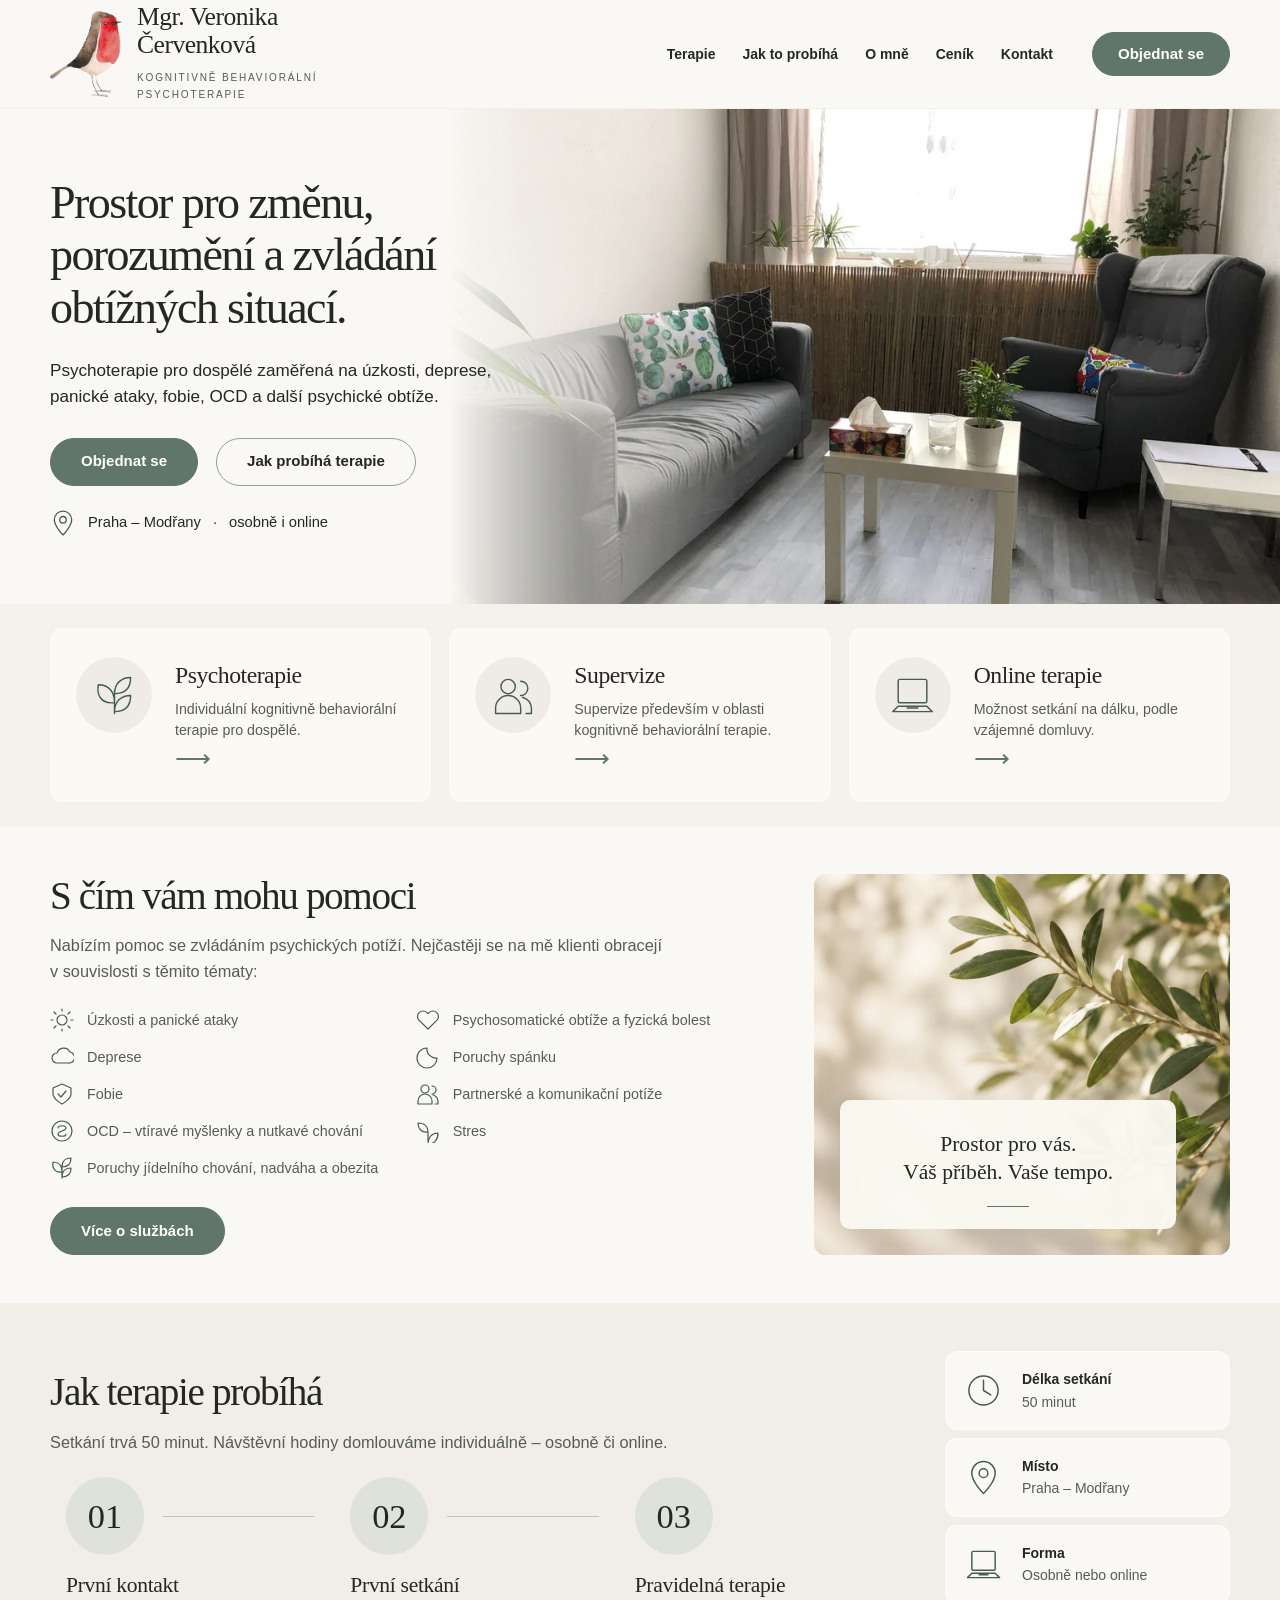
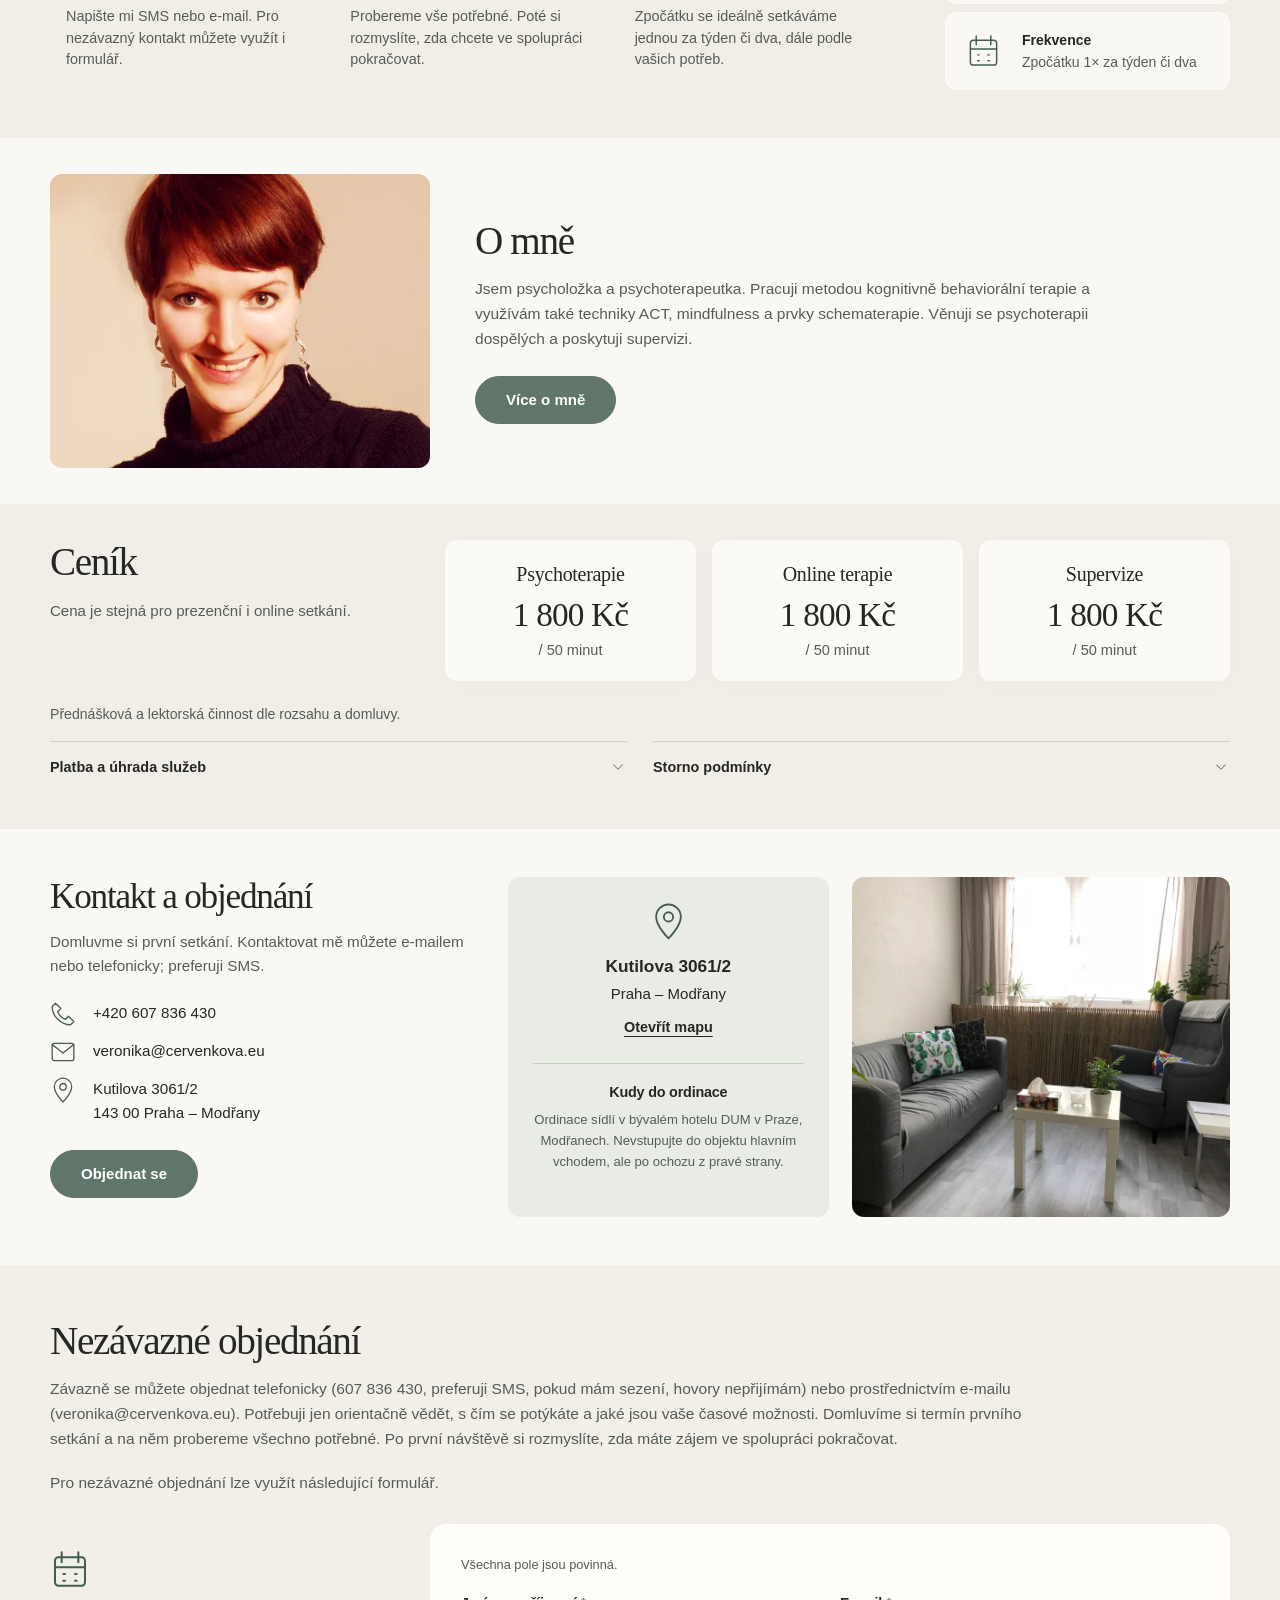
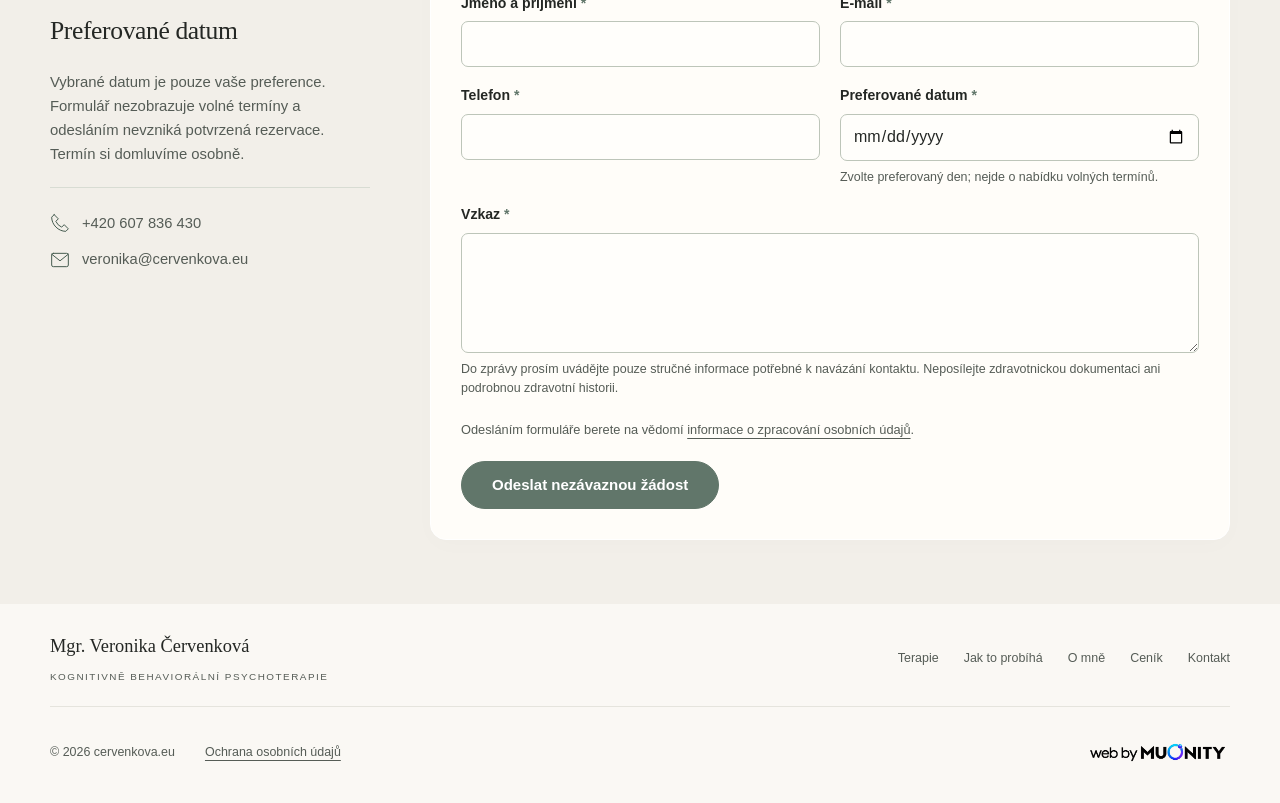
<file: index.html>
<!doctype html><html lang="cs"><head><meta charset="utf-8"><meta name="viewport" content="width=device-width, initial-scale=1"><meta name="color-scheme" content="light"><meta name="theme-color" content="#f8f6f1"><title>Mgr. Veronika Červenková | KBT psychoterapie Praha–Modřany</title><meta name="description" content="Kognitivně behaviorální psychoterapie a supervize v Praze–Modřanech i online. Informace o terapii, profesním zázemí, cenách a objednání."><link rel="canonical" href="https://cervenkova.eu/"><meta property="og:type" content="website"><meta property="og:locale" content="cs_CZ"><meta property="og:site_name" content="Mgr. Veronika Červenková"><meta property="og:title" content="Mgr. Veronika Červenková | KBT psychoterapie Praha–Modřany"><meta property="og:description" content="Kognitivně behaviorální psychoterapie a supervize v Praze–Modřanech i online. Informace o terapii, profesním zázemí, cenách a objednání."><meta property="og:url" content="https://cervenkova.eu/"><meta property="og:image" content="https://cervenkova.eu/assets/images/ordinace-1333.jpg"><meta property="og:image:alt" content="Ordinace v Praze–Modřanech s pohovkou, křeslem a rostlinami"><meta name="twitter:card" content="summary_large_image"><meta name="twitter:title" content="Mgr. Veronika Červenková | KBT psychoterapie Praha–Modřany"><meta name="twitter:description" content="Kognitivně behaviorální psychoterapie a supervize v Praze–Modřanech i online. Informace o terapii, profesním zázemí, cenách a objednání."><meta name="twitter:image" content="https://cervenkova.eu/assets/images/ordinace-1333.jpg"><link rel="icon" type="image/png" href="/assets/branding/favicon.png"><link rel="apple-touch-icon" href="/assets/branding/apple-touch-icon.png"><link rel="stylesheet" href="/assets/site.css"><script type="application/ld+json">{"@context":"https://schema.org","@type":"ProfessionalService","name":"Mgr. Veronika Červenková","description":"Kognitivně behaviorální psychoterapie a supervize v Praze–Modřanech i online. Informace o terapii, profesním zázemí, cenách a objednání.","url":"https://cervenkova.eu/","image":"https://cervenkova.eu/assets/images/ordinace-1333.jpg","telephone":"+420 607 836 430","email":"veronika@cervenkova.eu","address":{"@type":"PostalAddress","streetAddress":"Kutilova 3061/2","addressLocality":"Praha – Modřany","postalCode":"143 00","addressCountry":"CZ"},"geo":{"@type":"GeoCoordinates","latitude":50.012282,"longitude":14.421088}}</script><script src="/assets/app.js" defer></script></head><body><a class="skip-link" href="#main">Přejít na obsah</a><header class="header"><div class="container header-inner"><a class="brand" href="/" aria-label="Mgr. Veronika Červenková – Úvodní stránka"><img src="/assets/branding/ptacci-original.png" width="179" height="214" alt=""><span class="brand-text"><span class="brand-name">Mgr. Veronika<br>Červenková</span><span class="brand-tagline">Kognitivně behaviorální psychoterapie</span></span></a><button type="button" class="menu-toggle" aria-expanded="false" aria-controls="main-nav" data-open="Menu" data-close="Zavřít menu"><span>Menu</span><span class="menu-bars" aria-hidden="true"></span></button><nav id="main-nav" class="main-nav" aria-label="Hlavní navigace"><a href="/#terapie">Terapie</a><a href="/#jak-to-probiha">Jak to probíhá</a><a href="/#o-mne">O mně</a><a href="/#cenik">Ceník</a><a href="/#kontakt">Kontakt</a><a class="button" href="/#objednani">Objednat se</a></nav></div></header><main id="main"><section class="hero"><div class="hero-image"><picture class=""><source type="image/webp" srcset="/assets/images/ordinace-640.webp 640w, /assets/images/ordinace-1000.webp 1000w, /assets/images/ordinace-1333.webp 1333w" sizes="(max-width: 720px) 100vw, 65vw"><img src="/assets/images/ordinace-1000.jpg" width="1000" height="750" alt="Ordinace v Praze–Modřanech s pohovkou, křeslem a rostlinami" fetchpriority="high" loading="eager" decoding="async"></picture></div><div class="container hero-inner"><div class="hero-copy"><h1>Prostor pro změnu,<br>porozumění a zvládání<br>obtížných situací.</h1><p class="hero-description">Psychoterapie pro dospělé zaměřená na úzkosti, deprese, panické ataky, fobie, OCD a další psychické obtíže.</p><div class="hero-actions"><a class="button" href="/#objednani">Objednat se</a><a class="button button-outline" href="/#jak-to-probiha">Jak probíhá terapie</a></div><p class="hero-practical"><svg class="icon" viewBox="0 0 24 24" fill="none" stroke="currentColor" stroke-width="1.2" stroke-linecap="round" stroke-linejoin="round" aria-hidden="true"><path d="M20 9c0 6-8 14-8 14S4 15 4 9a8 8 0 1 1 16 0Z"/><circle cx="12" cy="9" r="3"/></svg><span>Praha – Modřany<span class="separator" aria-hidden="true">·</span>osobně i online</span></p></div></div></section>
 <section id="terapie" class="services"><div class="container service-grid"><a class="service-card" href="/terapie/#psychoterapie"><span class="icon-disc"><svg class="icon" viewBox="0 0 24 24" fill="none" stroke="currentColor" stroke-width="1.2" stroke-linecap="round" stroke-linejoin="round" aria-hidden="true"><path d="M12 22V9m0 7C4 17 2 11 3 6c6 0 9 4 9 10Zm0-5c0-6 4-9 9-9 0 6-3 9-9 9Zm0 10c0-6 4-9 9-9 0 6-3 9-9 9Z"/></svg></span><div><h2>Psychoterapie</h2><p>Individuální kognitivně behaviorální terapie pro dospělé.</p><span class="service-arrow" aria-hidden="true">⟶</span></div></a><a class="service-card" href="/terapie/#supervize"><span class="icon-disc"><svg class="icon" viewBox="0 0 24 24" fill="none" stroke="currentColor" stroke-width="1.2" stroke-linecap="round" stroke-linejoin="round" aria-hidden="true"><circle cx="9" cy="7" r="4"/><path d="M2 22v-3a7 7 0 0 1 14 0v3H2Zm14-18a4 4 0 0 1 0 8m3 10h3v-3a7 7 0 0 0-5-6"/></svg></span><div><h2>Supervize</h2><p>Supervize především v oblasti kognitivně behaviorální terapie.</p><span class="service-arrow" aria-hidden="true">⟶</span></div></a><a class="service-card" href="/terapie/#online-terapie"><span class="icon-disc"><svg class="icon" viewBox="0 0 24 24" fill="none" stroke="currentColor" stroke-width="1.2" stroke-linecap="round" stroke-linejoin="round" aria-hidden="true"><rect x="4" y="3" width="16" height="13" rx="1"/><path d="m4 18-3 3h22l-3-3H4Zm5 1h6"/></svg></span><div><h2>Online terapie</h2><p>Možnost setkání na dálku, podle vzájemné domluvy.</p><span class="service-arrow" aria-hidden="true">⟶</span></div></a></div></section>
 <section class="help section"><div class="container help-layout"><div><h2>S čím vám mohu pomoci</h2><p class="section-intro">Nabízím pomoc se zvládáním psychických potíží. Nejčastěji se na mě klienti obracejí v souvislosti s těmito tématy:</p><ul class="help-list"><li><svg class="icon" viewBox="0 0 24 24" fill="none" stroke="currentColor" stroke-width="1.2" stroke-linecap="round" stroke-linejoin="round" aria-hidden="true"><circle cx="12" cy="12" r="5"/><path d="M12 1v2m0 18v2M1 12h2m18 0h2M4 4l2 2m12 12 2 2M4 20l2-2M18 6l2-2"/></svg><span>Úzkosti a panické ataky</span></li><li><svg class="icon" viewBox="0 0 24 24" fill="none" stroke="currentColor" stroke-width="1.2" stroke-linecap="round" stroke-linejoin="round" aria-hidden="true"><path d="M7 18a5 5 0 1 1 0-10 7 7 0 0 1 13-1 5.5 5.5 0 0 1-2 11H7Z"/></svg><span>Deprese</span></li><li><svg class="icon" viewBox="0 0 24 24" fill="none" stroke="currentColor" stroke-width="1.2" stroke-linecap="round" stroke-linejoin="round" aria-hidden="true"><path d="m12 2 9 4v6c0 5-9 10-9 10S3 17 3 12V6l9-4Z"/><path d="m8 12 3 3 5-6"/></svg><span>Fobie</span></li><li><svg class="icon" viewBox="0 0 24 24" fill="none" stroke="currentColor" stroke-width="1.2" stroke-linecap="round" stroke-linejoin="round" aria-hidden="true"><circle cx="12" cy="12" r="10"/><path d="M8 9c0-3 8-3 8 0s-8 3-8 6 8 3 8 0"/></svg><span>OCD – vtíravé myšlenky a nutkavé chování</span></li><li><svg class="icon" viewBox="0 0 24 24" fill="none" stroke="currentColor" stroke-width="1.2" stroke-linecap="round" stroke-linejoin="round" aria-hidden="true"><path d="M12 22V9m0 7C4 17 2 11 3 6c6 0 9 4 9 10Zm0-5c0-6 4-9 9-9 0 6-3 9-9 9Zm0 10c0-6 4-9 9-9 0 6-3 9-9 9Z"/></svg><span>Poruchy jídelního chování, nadváha a obezita</span></li><li><svg class="icon" viewBox="0 0 24 24" fill="none" stroke="currentColor" stroke-width="1.2" stroke-linecap="round" stroke-linejoin="round" aria-hidden="true"><path d="M20.8 4.6a5.5 5.5 0 0 0-7.8 0L12 5.7l-1.1-1.1a5.5 5.5 0 0 0-7.8 7.8L12 21l8.8-8.6a5.5 5.5 0 0 0 0-7.8Z"/></svg><span>Psychosomatické obtíže a fyzická bolest</span></li><li><svg class="icon" viewBox="0 0 24 24" fill="none" stroke="currentColor" stroke-width="1.2" stroke-linecap="round" stroke-linejoin="round" aria-hidden="true"><path d="M21 13A9 9 0 0 1 11 3 10 10 0 1 0 21 13Z"/></svg><span>Poruchy spánku</span></li><li><svg class="icon" viewBox="0 0 24 24" fill="none" stroke="currentColor" stroke-width="1.2" stroke-linecap="round" stroke-linejoin="round" aria-hidden="true"><circle cx="9" cy="7" r="4"/><path d="M2 22v-3a7 7 0 0 1 14 0v3H2Zm14-18a4 4 0 0 1 0 8m3 10h3v-3a7 7 0 0 0-5-6"/></svg><span>Partnerské a komunikační potíže</span></li><li><svg class="icon" viewBox="0 0 24 24" fill="none" stroke="currentColor" stroke-width="1.2" stroke-linecap="round" stroke-linejoin="round" aria-hidden="true"><path d="M12 22v-9C5 14 2 9 2 4c7 0 10 4 10 9Zm0 3c0-7 4-11 10-11 0 7-4 11-10 11Z"/></svg><span>Stres</span></li></ul><a class="button" href="/terapie/">Více o službách</a></div><div class="quiet-detail"><picture><source type="image/webp" srcset="/assets/images/detail-rostliny.webp"><img src="/assets/images/detail-rostliny.jpg" alt="" width="900" height="900" loading="lazy"></picture><div class="quiet-note">Prostor pro vás.<br>Váš příběh. Vaše tempo.<span></span></div></div></div></section>
 <section id="jak-to-probiha" class="process section"><div class="container process-layout"><div><h2>Jak terapie probíhá</h2><p class="section-intro">Setkání trvá 50 minut. Návštěvní hodiny domlouváme individuálně – osobně či online.</p><ol class="steps"><li><span class="step-number" aria-hidden="true">01</span><h3>První kontakt</h3><p>Napište mi SMS nebo e-mail. Pro nezávazný kontakt můžete využít i formulář.</p></li><li><span class="step-number" aria-hidden="true">02</span><h3>První setkání</h3><p>Probereme vše potřebné. Poté si rozmyslíte, zda chcete ve spolupráci pokračovat.</p></li><li><span class="step-number" aria-hidden="true">03</span><h3>Pravidelná terapie</h3><p>Zpočátku se ideálně setkáváme jednou za týden či dva, dále podle vašich potřeb.</p></li></ol></div><div class="facts"><div><svg class="icon" viewBox="0 0 24 24" fill="none" stroke="currentColor" stroke-width="1.2" stroke-linecap="round" stroke-linejoin="round" aria-hidden="true"><circle cx="12" cy="12" r="10"/><path d="M12 5v7l5 3"/></svg><dl><dt>Délka setkání</dt><dd>50 minut</dd></dl></div><div><svg class="icon" viewBox="0 0 24 24" fill="none" stroke="currentColor" stroke-width="1.2" stroke-linecap="round" stroke-linejoin="round" aria-hidden="true"><path d="M20 9c0 6-8 14-8 14S4 15 4 9a8 8 0 1 1 16 0Z"/><circle cx="12" cy="9" r="3"/></svg><dl><dt>Místo</dt><dd>Praha – Modřany</dd></dl></div><div><svg class="icon" viewBox="0 0 24 24" fill="none" stroke="currentColor" stroke-width="1.2" stroke-linecap="round" stroke-linejoin="round" aria-hidden="true"><rect x="4" y="3" width="16" height="13" rx="1"/><path d="m4 18-3 3h22l-3-3H4Zm5 1h6"/></svg><dl><dt>Forma</dt><dd>Osobně nebo online</dd></dl></div><div><svg class="icon" viewBox="0 0 24 24" fill="none" stroke="currentColor" stroke-width="1.2" stroke-linecap="round" stroke-linejoin="round" aria-hidden="true"><rect x="3" y="5" width="18" height="17" rx="2"/><path d="M7 2v6m10-6v6M3 11h18m-13 4h1m6 0h1m-8 4h1m6 0h1"/></svg><dl><dt>Frekvence</dt><dd>Zpočátku 1× za týden či dva</dd></dl></div></div></div></section>
 <section id="o-mne" class="about section"><div class="container about-layout"><picture class="portrait"><source type="image/webp" srcset="/assets/images/veronika-480.webp 480w, /assets/images/veronika-800.webp 800w" sizes="(max-width: 720px) 88vw, 380px"><img src="/assets/images/veronika-800.jpg" width="800" height="866" alt="Mgr. Veronika Červenková" loading="lazy" decoding="async"></picture><div><h2>O mně</h2><p>Jsem psycholožka a psychoterapeutka. Pracuji metodou kognitivně behaviorální terapie a využívám také techniky ACT, mindfulness a prvky schematerapie. Věnuji se psychoterapii dospělých a poskytuji supervizi.</p><a class="button" href="/o-mne/">Více o mně</a></div></div></section>
 <section id="cenik" class="pricing section"><div class="container"><div class="pricing-layout"><div><h2>Ceník</h2><p>Cena je stejná pro prezenční i online setkání.</p></div><div class="price-grid"><article class="price-card"><h3>Psychoterapie</h3><p class="price">1 800 Kč</p><p class="duration">/ 50 minut</p></article><article class="price-card"><h3>Online terapie</h3><p class="price">1 800 Kč</p><p class="duration">/ 50 minut</p></article><article class="price-card"><h3>Supervize</h3><p class="price">1 800 Kč</p><p class="duration">/ 50 minut</p></article></div></div><p class="lecture">Přednášková a lektorská činnost dle rozsahu a domluvy.</p><div class="pricing-terms"><details><summary>Platba a úhrada služeb<svg class="icon" viewBox="0 0 24 24" fill="none" stroke="currentColor" stroke-width="1.2" stroke-linecap="round" stroke-linejoin="round" aria-hidden="true"><path d="m6 9 6 6 6-6"/></svg></summary><div><p>Služby nejsou hrazeny zdravotními pojišťovnami.</p><p>Úhradu lze provést v hotovosti nebo převodem na účet prostřednictvím QR kódu. Po online sezení vystavuji fakturu. Číslo účtu pro bezhotovostní platby je 1706655003/0800 (Česká spořitelna).</p></div></details><details><summary>Storno podmínky<svg class="icon" viewBox="0 0 24 24" fill="none" stroke="currentColor" stroke-width="1.2" stroke-linecap="round" stroke-linejoin="round" aria-hidden="true"><path d="m6 9 6 6 6-6"/></svg></summary><div><p>Termín sezení je závazný. Bezplatně lze zrušit do 24 hodin před schůzkou (v pracovní dny - v případě, že je termín sezení v pondělí, je třeba se omluvit do pátku 12 hod). Jestliže se na sezení klient nedostaví, je povinen uhradit částku 1800 Kč. Snažím se tím předcházet nevyužití termínů, na které čekají další klienti. Děkuji za pochopení a vstřícnost vůči ostatním.</p></div></details></div></div></section>
 <section id="kontakt" class="contact section"><div class="container contact-layout"><div><h2>Kontakt a objednání</h2><p>Domluvme si první setkání. Kontaktovat mě můžete e-mailem nebo telefonicky; preferuji SMS.</p><address><a href="tel:+420607836430"><svg class="icon" viewBox="0 0 24 24" fill="none" stroke="currentColor" stroke-width="1.2" stroke-linecap="round" stroke-linejoin="round" aria-hidden="true"><path d="M5 2 2 5c0 9 8 17 17 17l3-3-5-5-3 3a14 14 0 0 1-7-7l3-3-5-5Z"/></svg>+420 607 836 430</a><a href="mailto:veronika@cervenkova.eu"><svg class="icon" viewBox="0 0 24 24" fill="none" stroke="currentColor" stroke-width="1.2" stroke-linecap="round" stroke-linejoin="round" aria-hidden="true"><rect x="2" y="4" width="20" height="16" rx="2"/><path d="m2 5 10 8L22 5"/></svg>veronika@cervenkova.eu</a><a href="https://www.google.com/maps/search/?api=1&amp;query=50.012282%2C14.421088" target="_blank" rel="noopener noreferrer"><svg class="icon" viewBox="0 0 24 24" fill="none" stroke="currentColor" stroke-width="1.2" stroke-linecap="round" stroke-linejoin="round" aria-hidden="true"><path d="M20 9c0 6-8 14-8 14S4 15 4 9a8 8 0 1 1 16 0Z"/><circle cx="12" cy="9" r="3"/></svg><span>Kutilova 3061/2<br>143 00 Praha – Modřany</span></a></address><a class="button" href="/#objednani">Objednat se</a></div><div class="location-card"><svg class="icon" viewBox="0 0 24 24" fill="none" stroke="currentColor" stroke-width="1.2" stroke-linecap="round" stroke-linejoin="round" aria-hidden="true"><path d="M20 9c0 6-8 14-8 14S4 15 4 9a8 8 0 1 1 16 0Z"/><circle cx="12" cy="9" r="3"/></svg><p class="location-address">Kutilova 3061/2<br><span>Praha – Modřany</span></p><a class="text-link" href="https://www.google.com/maps/search/?api=1&amp;query=50.012282%2C14.421088" target="_blank" rel="noopener noreferrer">Otevřít mapu</a><div><h3>Kudy do ordinace</h3><p>Ordinace sídlí v bývalém hotelu DUM v Praze, Modřanech. Nevstupujte do objektu hlavním vchodem, ale po ochozu z pravé strany.</p></div></div><picture class="contact-photo"><source type="image/webp" srcset="/assets/images/ordinace-640.webp 640w, /assets/images/ordinace-1000.webp 1000w, /assets/images/ordinace-1333.webp 1333w" sizes="(max-width: 720px) 100vw, 65vw"><img src="/assets/images/ordinace-1000.jpg" width="1000" height="750" alt="Ordinace v Praze–Modřanech s pohovkou, křeslem a rostlinami" loading="lazy" decoding="async"></picture></div></section><section id="objednani" class="booking section"><div class="container"><div class="section-heading"><h2>Nezávazné objednání</h2></div><div class="booking-intro"><p>Závazně se můžete objednat telefonicky (607 836 430, preferuji SMS, pokud mám sezení, hovory nepřijímám) nebo prostřednictvím e-mailu (veronika@cervenkova.eu). Potřebuji jen orientačně vědět, s čím se potýkáte a jaké jsou vaše časové možnosti. Domluvíme si termín prvního setkání a na něm probereme všechno potřebné. Po první návštěvě si rozmyslíte, zda máte zájem ve spolupráci pokračovat.</p><p>Pro nezávazné objednání lze využít následující formulář.</p></div><div class="booking-layout"><aside class="booking-aside"><svg class="icon" viewBox="0 0 24 24" fill="none" stroke="currentColor" stroke-width="1.2" stroke-linecap="round" stroke-linejoin="round" aria-hidden="true"><rect x="3" y="5" width="18" height="17" rx="2"/><path d="M7 2v6m10-6v6M3 11h18m-13 4h1m6 0h1m-8 4h1m6 0h1"/></svg><h3>Preferované datum</h3><p>Vybrané datum je pouze vaše preference. Formulář nezobrazuje volné termíny a odesláním nevzniká potvrzená rezervace. Termín si domluvíme osobně.</p><div class="small-contact"><a href="tel:+420607836430"><svg class="icon" viewBox="0 0 24 24" fill="none" stroke="currentColor" stroke-width="1.2" stroke-linecap="round" stroke-linejoin="round" aria-hidden="true"><path d="M5 2 2 5c0 9 8 17 17 17l3-3-5-5-3 3a14 14 0 0 1-7-7l3-3-5-5Z"/></svg>+420 607 836 430</a><a href="mailto:veronika@cervenkova.eu"><svg class="icon" viewBox="0 0 24 24" fill="none" stroke="currentColor" stroke-width="1.2" stroke-linecap="round" stroke-linejoin="round" aria-hidden="true"><rect x="2" y="4" width="20" height="16" rx="2"/><path d="m2 5 10 8L22 5"/></svg>veronika@cervenkova.eu</a></div></aside><div class="form-card"><p class="required-note">Všechna pole jsou povinná.</p><form id="booking-form" novalidate><div class="form-grid"><div class="field "><label for="name">Jméno a příjmení <span aria-hidden="true">*</span></label><input id="name" name="name" required aria-describedby="name-error" type="text" autocomplete="name" maxlength="120"><p class="field-error" id="name-error"></p></div><div class="field "><label for="email">E-mail <span aria-hidden="true">*</span></label><input id="email" name="email" required aria-describedby="email-error" type="email" autocomplete="email" maxlength="254"><p class="field-error" id="email-error"></p></div><div class="field "><label for="phone">Telefon <span aria-hidden="true">*</span></label><input id="phone" name="phone" required aria-describedby="phone-error" type="tel" autocomplete="tel" maxlength="40" inputmode="tel"><p class="field-error" id="phone-error"></p></div><div class="field "><label for="date">Preferované datum <span aria-hidden="true">*</span></label><input id="date" name="preferred_date" required aria-describedby="date-error date-hint" type="date"  ><p class="field-hint" id="date-hint">Zvolte preferovaný den; nejde o nabídku volných termínů.</p><p class="field-error" id="date-error"></p></div><div class="field field-wide"><label for="message">Vzkaz <span aria-hidden="true">*</span></label><textarea id="message" name="message" required aria-describedby="message-error message-hint" rows="4" maxlength="3000"></textarea><p class="field-hint" id="message-hint">Do zprávy prosím uvádějte pouze stručné informace potřebné k navázání kontaktu. Neposílejte zdravotnickou dokumentaci ani podrobnou zdravotní historii.</p><p class="field-error" id="message-error"></p></div></div><div class="honeypot" aria-hidden="true"><label for="website">Toto pole ponechte prázdné</label><input id="website" type="text" name="_gotcha" tabindex="-1" autocomplete="off"></div><p class="privacy-note">Odesláním formuláře berete na vědomí <a href="/soukromi/">informace o zpracování osobních údajů</a>.</p><button type="submit" class="button" disabled>Odeslat nezávaznou žádost</button><noscript><p>Pro odeslání formuláře je potřeba JavaScript. Můžete se objednat také e-mailem nebo SMS.</p></noscript><div id="form-status" role="status" aria-live="polite" tabindex="-1"></div></form></div></div></div></section></main><footer class="footer"><div class="container footer-top"><div><a class="footer-name" href="/">Mgr. Veronika Červenková</a><p class="footer-tagline">Kognitivně behaviorální psychoterapie</p></div><nav aria-label="Navigace v patičce"><a href="/#terapie">Terapie</a><a href="/#jak-to-probiha">Jak to probíhá</a><a href="/#o-mne">O mně</a><a href="/#cenik">Ceník</a><a href="/#kontakt">Kontakt</a></nav></div><div class="container footer-bottom"><span>© 2026 cervenkova.eu</span><a href="/soukromi/">Ochrana osobních údajů</a><a class="author" href="https://muonity.com" target="_blank" rel="noopener noreferrer" aria-label="Web by MUONITY — web autora"><img src="/assets/branding/web-by-muonity.png" alt="web by MUONITY" width="2170" height="725" loading="lazy"></a></div></footer></body></html>
</file>
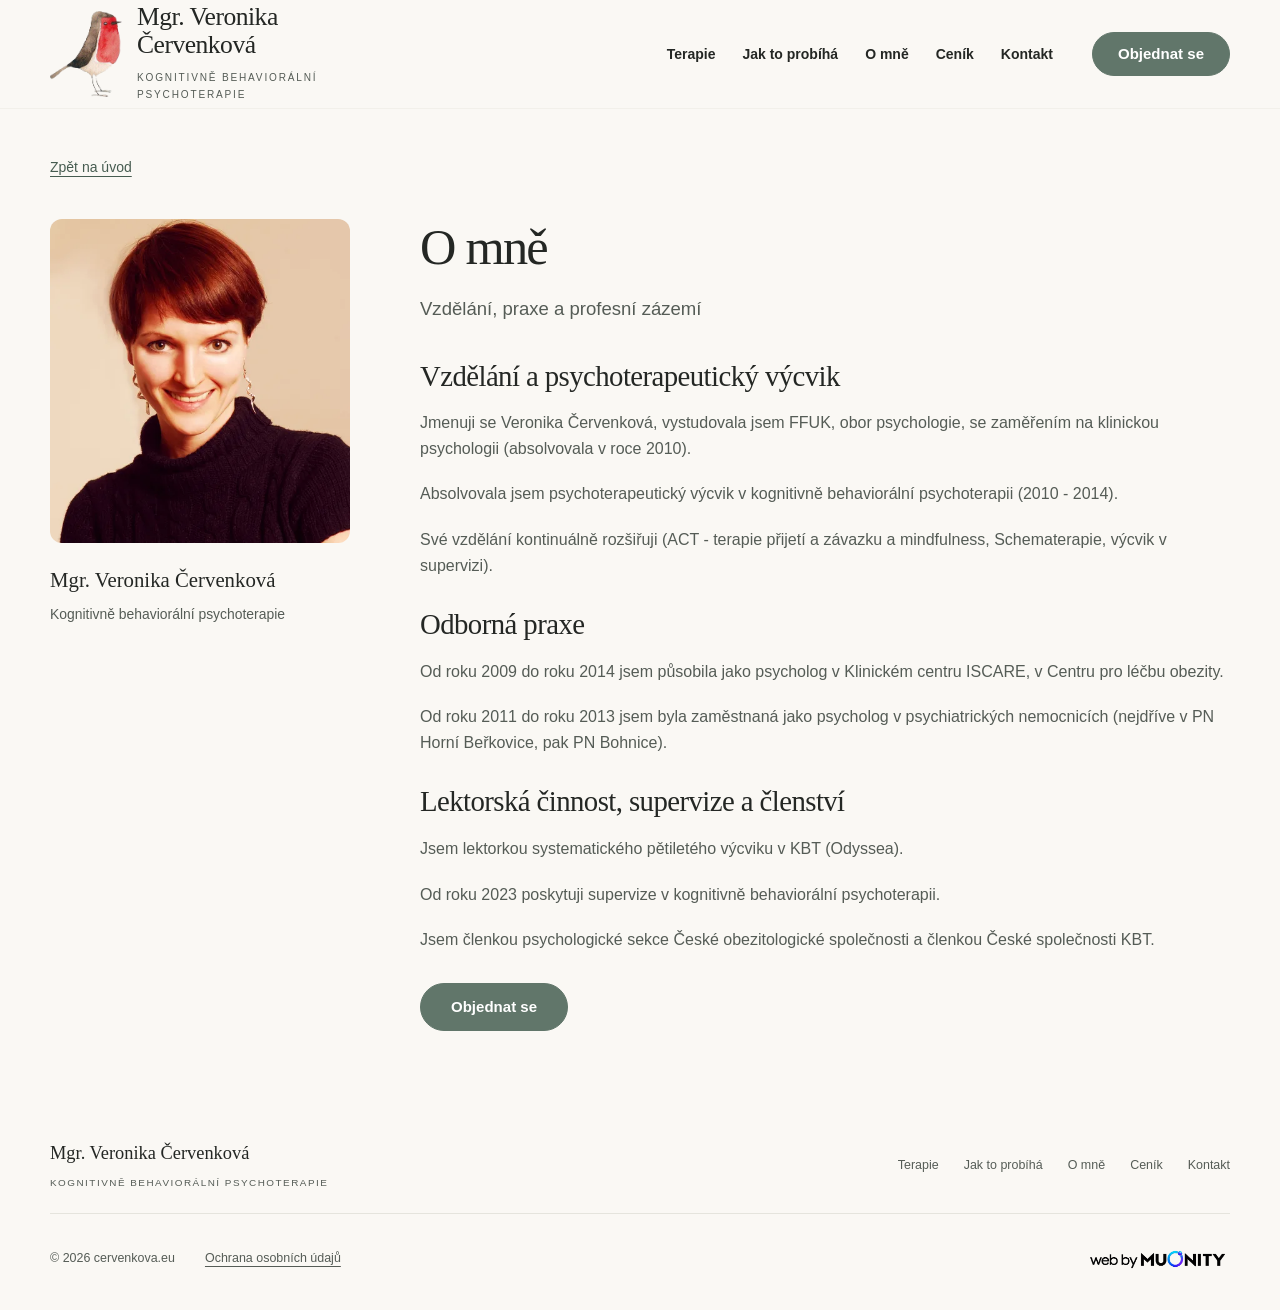
<file: o-mne/index.html>
<!doctype html><html lang="cs"><head><meta charset="utf-8"><meta name="viewport" content="width=device-width, initial-scale=1"><meta name="color-scheme" content="light"><meta name="theme-color" content="#f8f6f1"><title>O mně | Mgr. Veronika Červenková</title><meta name="description" content="Vzdělání, psychoterapeutický výcvik, odborná praxe a supervize Mgr. Veroniky Červenkové. Kognitivně behaviorální psychoterapie v Praze."><link rel="canonical" href="https://cervenkova.eu/o-mne/"><meta property="og:type" content="website"><meta property="og:locale" content="cs_CZ"><meta property="og:site_name" content="Mgr. Veronika Červenková"><meta property="og:title" content="O mně | Mgr. Veronika Červenková"><meta property="og:description" content="Vzdělání, psychoterapeutický výcvik, odborná praxe a supervize Mgr. Veroniky Červenkové. Kognitivně behaviorální psychoterapie v Praze."><meta property="og:url" content="https://cervenkova.eu/o-mne/"><meta property="og:image" content="https://cervenkova.eu/assets/images/ordinace-1333.jpg"><meta property="og:image:alt" content="Ordinace v Praze–Modřanech s pohovkou, křeslem a rostlinami"><meta name="twitter:card" content="summary_large_image"><meta name="twitter:title" content="O mně | Mgr. Veronika Červenková"><meta name="twitter:description" content="Vzdělání, psychoterapeutický výcvik, odborná praxe a supervize Mgr. Veroniky Červenkové. Kognitivně behaviorální psychoterapie v Praze."><meta name="twitter:image" content="https://cervenkova.eu/assets/images/ordinace-1333.jpg"><link rel="icon" type="image/png" href="/assets/branding/favicon.png"><link rel="apple-touch-icon" href="/assets/branding/apple-touch-icon.png"><link rel="stylesheet" href="/assets/site.css"><script type="application/ld+json">{"@context":"https://schema.org","@type":"ProfilePage","url":"https://cervenkova.eu/o-mne/","mainEntity":{"@type":"Person","name":"Mgr. Veronika Červenková","image":"https://cervenkova.eu/assets/images/veronika-800.jpg","description":"Jsem psycholožka a psychoterapeutka. Pracuji metodou kognitivně behaviorální terapie a využívám také techniky ACT, mindfulness a prvky schematerapie. Věnuji se psychoterapii dospělých a poskytuji supervizi."}}</script><script src="/assets/app.js" defer></script></head><body><a class="skip-link" href="#main">Přejít na obsah</a><header class="header"><div class="container header-inner"><a class="brand" href="/" aria-label="Mgr. Veronika Červenková – Úvodní stránka"><img src="/assets/branding/ptacci-original.png" width="179" height="214" alt=""><span class="brand-text"><span class="brand-name">Mgr. Veronika<br>Červenková</span><span class="brand-tagline">Kognitivně behaviorální psychoterapie</span></span></a><button type="button" class="menu-toggle" aria-expanded="false" aria-controls="main-nav" data-open="Menu" data-close="Zavřít menu"><span>Menu</span><span class="menu-bars" aria-hidden="true"></span></button><nav id="main-nav" class="main-nav" aria-label="Hlavní navigace"><a href="/#terapie">Terapie</a><a href="/#jak-to-probiha">Jak to probíhá</a><a href="/#o-mne">O mně</a><a href="/#cenik">Ceník</a><a href="/#kontakt">Kontakt</a><a class="button" href="/#objednani">Objednat se</a></nav></div></header><main id="main" class="detail-main"><div class="container"><a class="back-link" href="/">Zpět na úvod</a><div class="profile-layout"><aside><picture class="profile-photo"><source type="image/webp" srcset="/assets/images/veronika-480.webp 480w, /assets/images/veronika-800.webp 800w" sizes="(max-width: 720px) 88vw, 380px"><img src="/assets/images/veronika-800.jpg" width="800" height="866" alt="Mgr. Veronika Červenková" fetchpriority="high" loading="eager" decoding="async"></picture><p class="profile-name">Mgr. Veronika Červenková</p><p>Kognitivně behaviorální psychoterapie</p></aside><article><h1>O mně</h1><p class="detail-lead">Vzdělání, praxe a profesní zázemí</p><section><h2>Vzdělání a psychoterapeutický výcvik</h2><p>Jmenuji se Veronika Červenková, vystudovala jsem FFUK, obor psychologie, se zaměřením na klinickou psychologii (absolvovala v roce 2010).</p><p>Absolvovala jsem psychoterapeutický výcvik v kognitivně behaviorální psychoterapii (2010 - 2014).</p><p>Své vzdělání kontinuálně rozšiřuji (ACT - terapie přijetí a závazku a mindfulness, Schematerapie, výcvik v supervizi).</p></section><section><h2>Odborná praxe</h2><p>Od roku 2009 do roku 2014 jsem působila jako psycholog v Klinickém centru ISCARE, v Centru pro léčbu obezity.</p><p>Od roku 2011 do roku 2013 jsem byla zaměstnaná jako psycholog v psychiatrických nemocnicích (nejdříve v PN Horní Beřkovice, pak PN Bohnice).</p></section><section><h2>Lektorská činnost, supervize a členství</h2><p>Jsem lektorkou systematického pětiletého výcviku v KBT (Odyssea).</p><p>Od roku 2023 poskytuji supervize v kognitivně behaviorální psychoterapii.</p><p>Jsem členkou psychologické sekce České obezitologické společnosti a členkou České společnosti KBT.</p></section><a class="button" href="/#objednani">Objednat se</a></article></div></div></main><footer class="footer"><div class="container footer-top"><div><a class="footer-name" href="/">Mgr. Veronika Červenková</a><p class="footer-tagline">Kognitivně behaviorální psychoterapie</p></div><nav aria-label="Navigace v patičce"><a href="/#terapie">Terapie</a><a href="/#jak-to-probiha">Jak to probíhá</a><a href="/#o-mne">O mně</a><a href="/#cenik">Ceník</a><a href="/#kontakt">Kontakt</a></nav></div><div class="container footer-bottom"><span>© 2026 cervenkova.eu</span><a href="/soukromi/">Ochrana osobních údajů</a><a class="author" href="https://muonity.com" target="_blank" rel="noopener noreferrer" aria-label="Web by MUONITY — web autora"><img src="/assets/branding/web-by-muonity.png" alt="web by MUONITY" width="2170" height="725" loading="lazy"></a></div></footer></body></html>
</file>
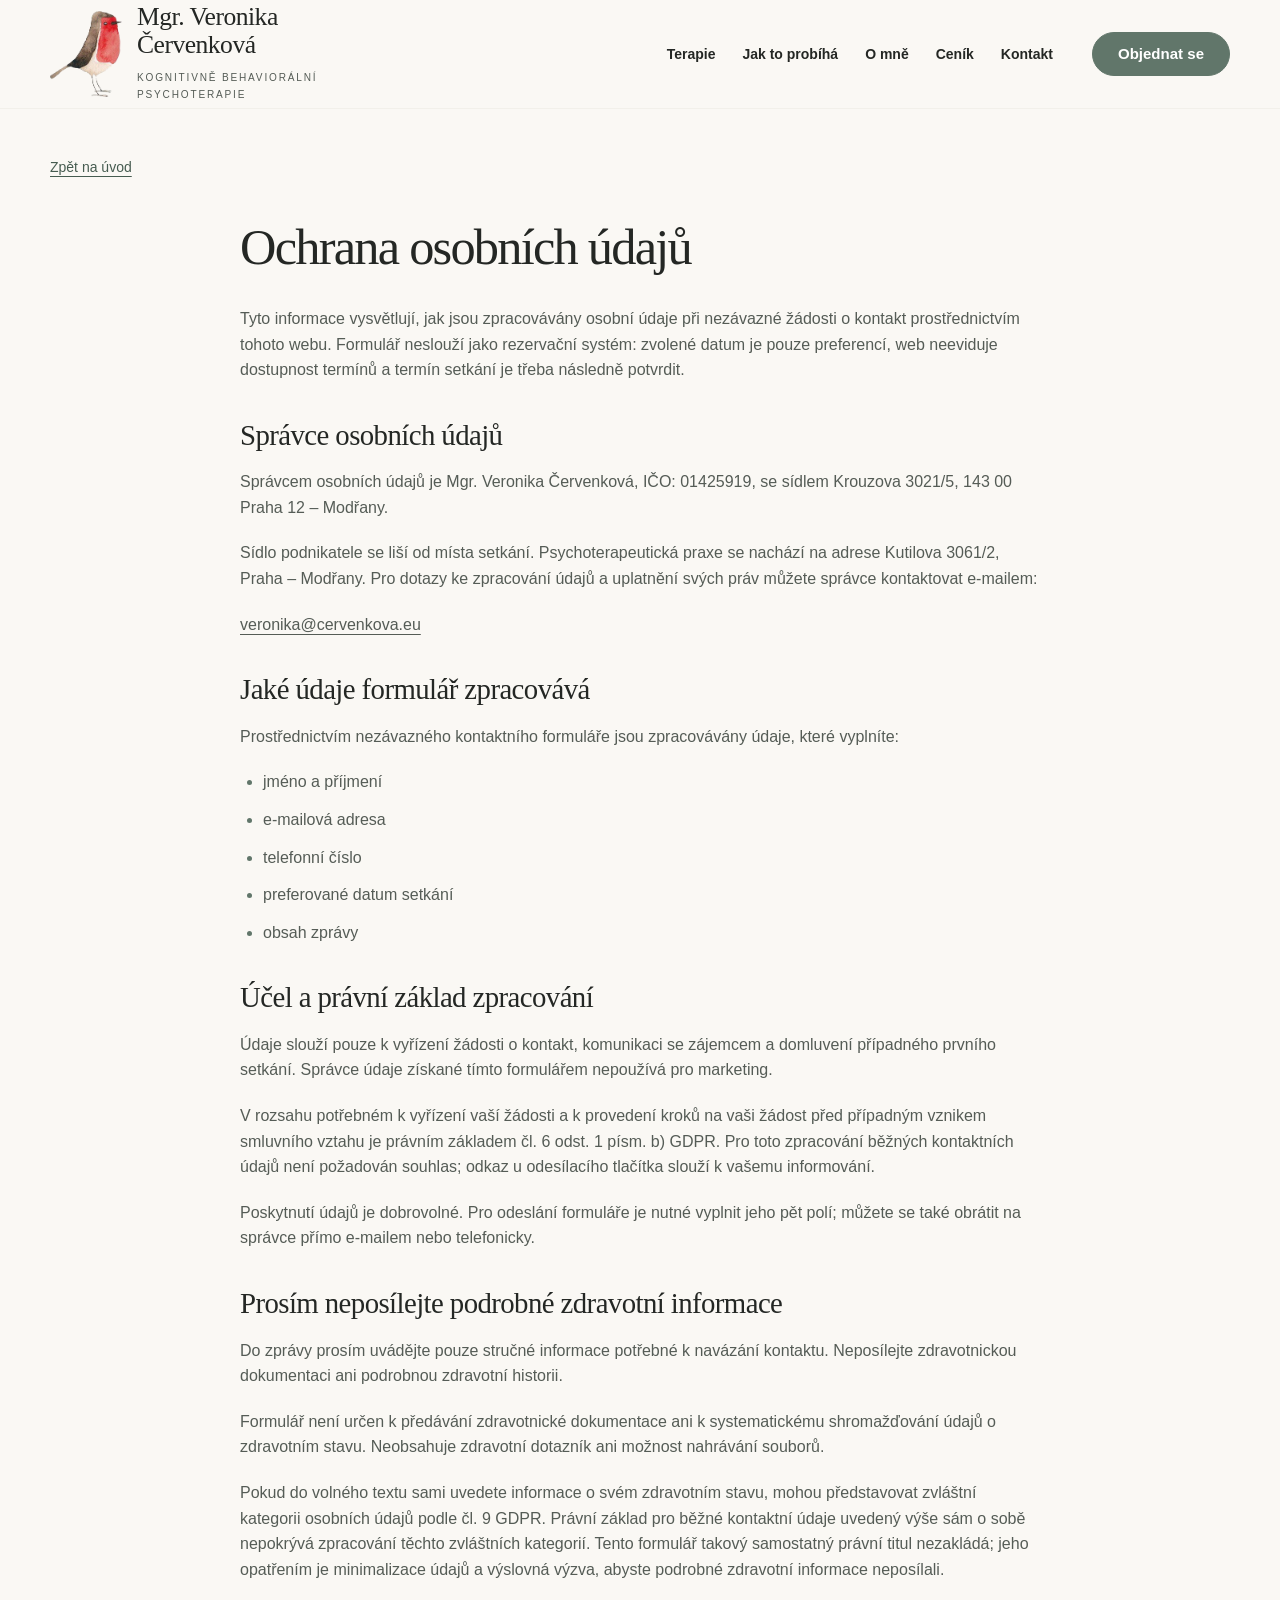
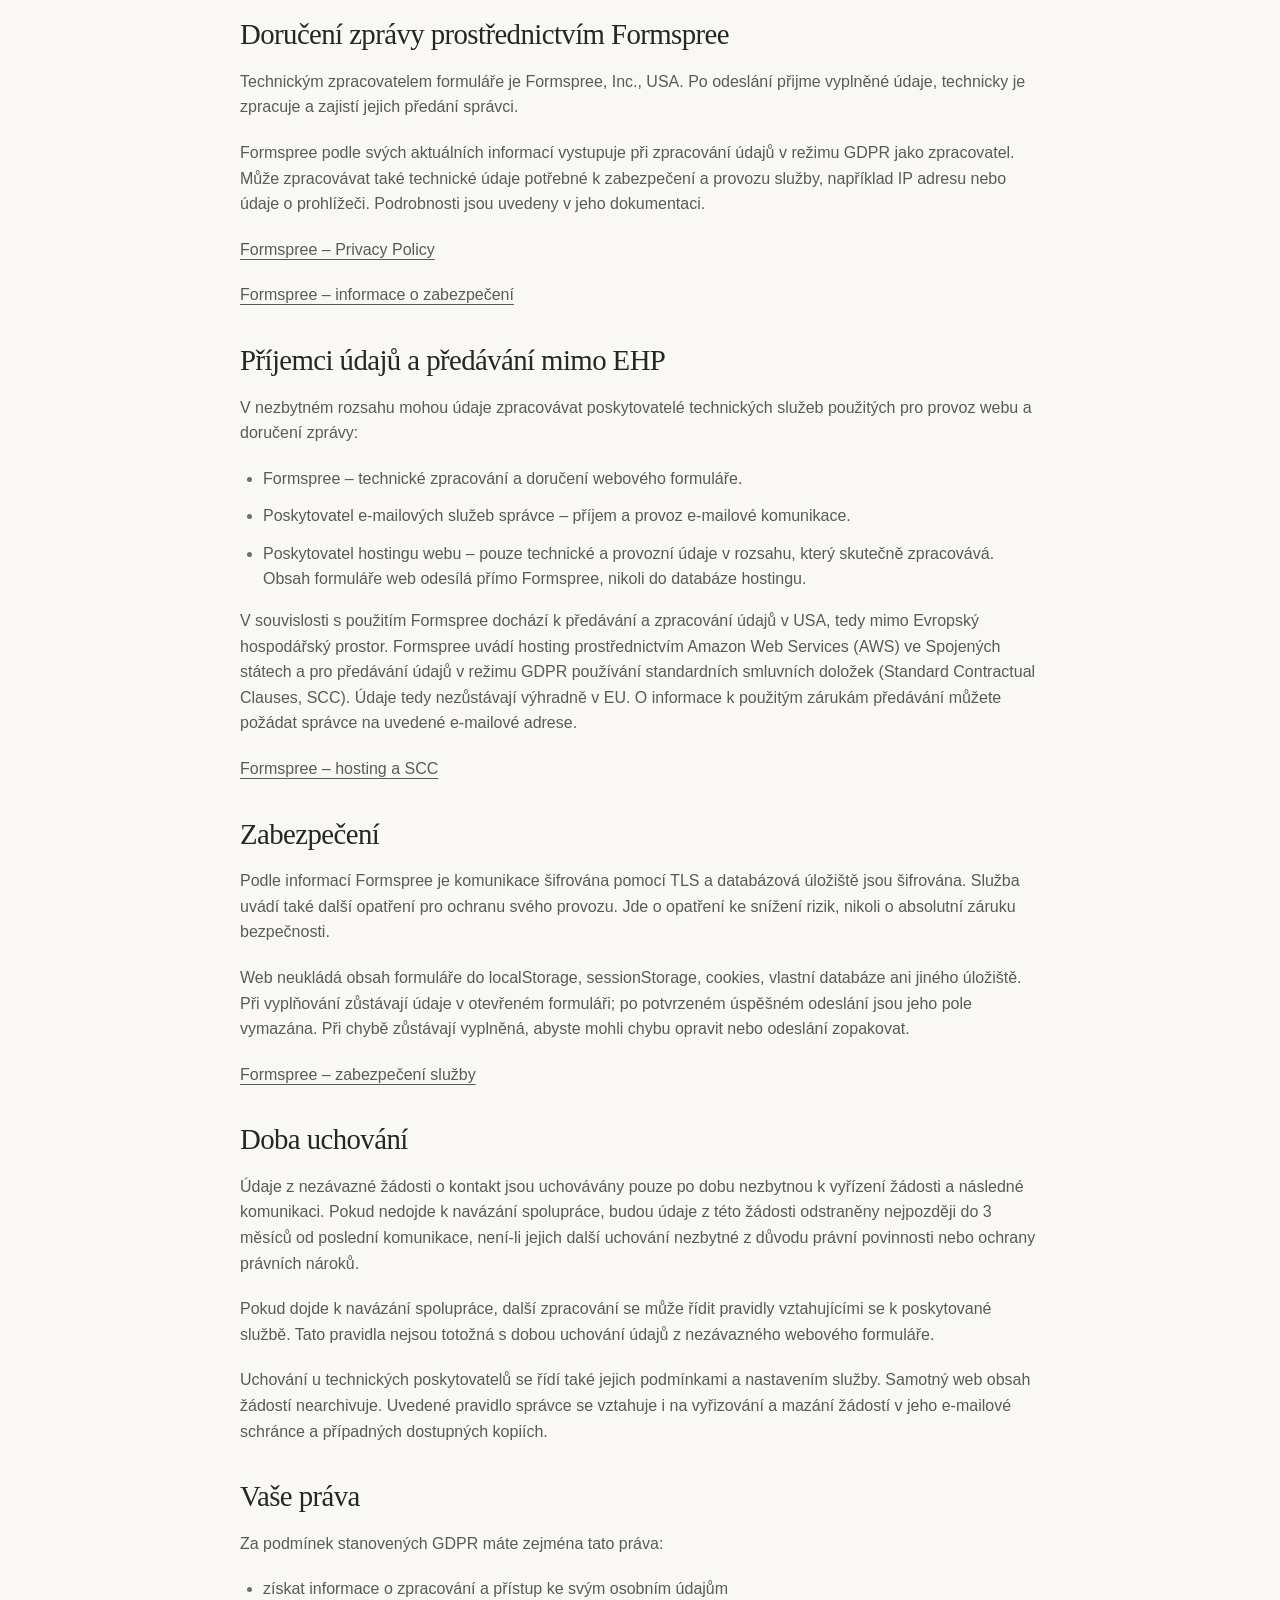
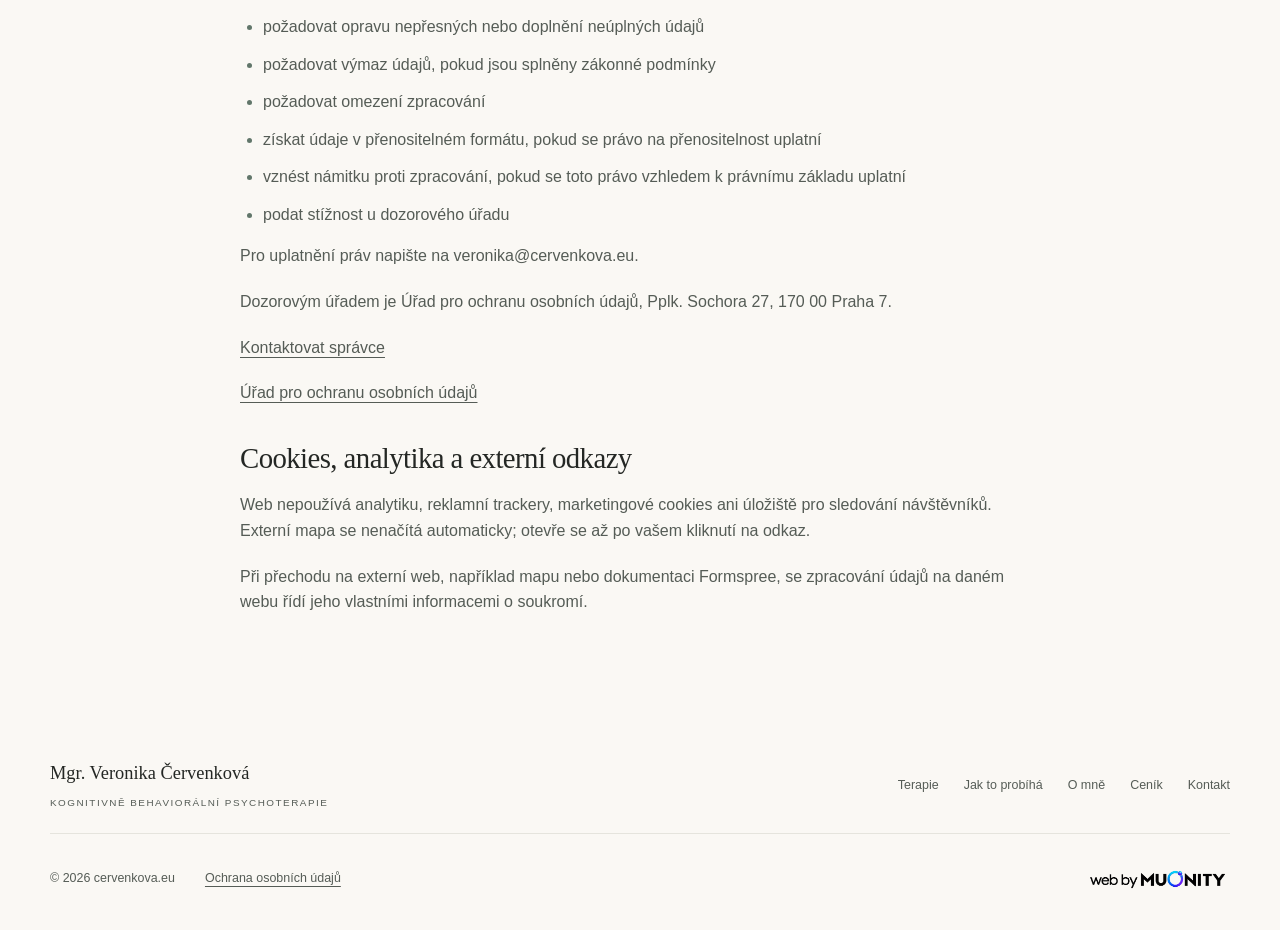
<file: soukromi/index.html>
<!doctype html><html lang="cs"><head><meta charset="utf-8"><meta name="viewport" content="width=device-width, initial-scale=1"><meta name="color-scheme" content="light"><meta name="theme-color" content="#f8f6f1"><title>Ochrana osobních údajů | Mgr. Veronika Červenková</title><meta name="description" content="Správce osobních údajů, účel a doba uchování kontaktních žádostí, zpracování přes Formspree v USA a vaše práva podle GDPR."><link rel="canonical" href="https://cervenkova.eu/soukromi/"><meta property="og:type" content="website"><meta property="og:locale" content="cs_CZ"><meta property="og:site_name" content="Mgr. Veronika Červenková"><meta property="og:title" content="Ochrana osobních údajů | Mgr. Veronika Červenková"><meta property="og:description" content="Správce osobních údajů, účel a doba uchování kontaktních žádostí, zpracování přes Formspree v USA a vaše práva podle GDPR."><meta property="og:url" content="https://cervenkova.eu/soukromi/"><meta property="og:image" content="https://cervenkova.eu/assets/images/ordinace-1333.jpg"><meta property="og:image:alt" content="Ordinace v Praze–Modřanech s pohovkou, křeslem a rostlinami"><meta name="twitter:card" content="summary_large_image"><meta name="twitter:title" content="Ochrana osobních údajů | Mgr. Veronika Červenková"><meta name="twitter:description" content="Správce osobních údajů, účel a doba uchování kontaktních žádostí, zpracování přes Formspree v USA a vaše práva podle GDPR."><meta name="twitter:image" content="https://cervenkova.eu/assets/images/ordinace-1333.jpg"><link rel="icon" type="image/png" href="/assets/branding/favicon.png"><link rel="apple-touch-icon" href="/assets/branding/apple-touch-icon.png"><link rel="stylesheet" href="/assets/site.css"><script src="/assets/app.js" defer></script></head><body><a class="skip-link" href="#main">Přejít na obsah</a><header class="header"><div class="container header-inner"><a class="brand" href="/" aria-label="Mgr. Veronika Červenková – Úvodní stránka"><img src="/assets/branding/ptacci-original.png" width="179" height="214" alt=""><span class="brand-text"><span class="brand-name">Mgr. Veronika<br>Červenková</span><span class="brand-tagline">Kognitivně behaviorální psychoterapie</span></span></a><button type="button" class="menu-toggle" aria-expanded="false" aria-controls="main-nav" data-open="Menu" data-close="Zavřít menu"><span>Menu</span><span class="menu-bars" aria-hidden="true"></span></button><nav id="main-nav" class="main-nav" aria-label="Hlavní navigace"><a href="/#terapie">Terapie</a><a href="/#jak-to-probiha">Jak to probíhá</a><a href="/#o-mne">O mně</a><a href="/#cenik">Ceník</a><a href="/#kontakt">Kontakt</a><a class="button" href="/#objednani">Objednat se</a></nav></div></header><main id="main" class="detail-main"><div class="container"><a class="back-link" href="/">Zpět na úvod</a><article class="reading"><h1>Ochrana osobních údajů</h1><p>Tyto informace vysvětlují, jak jsou zpracovávány osobní údaje při nezávazné žádosti o kontakt prostřednictvím tohoto webu. Formulář neslouží jako rezervační systém: zvolené datum je pouze preferencí, web neeviduje dostupnost termínů a termín setkání je třeba následně potvrdit.</p><section><h2>Správce osobních údajů</h2><p>Správcem osobních údajů je Mgr. Veronika Červenková, IČO: 01425919, se sídlem Krouzova 3021/5, 143 00 Praha 12 – Modřany.</p><p>Sídlo podnikatele se liší od místa setkání. Psychoterapeutická praxe se nachází na adrese Kutilova 3061/2, Praha – Modřany. Pro dotazy ke zpracování údajů a uplatnění svých práv můžete správce kontaktovat e-mailem:</p><p><a href="mailto:veronika@cervenkova.eu">veronika@cervenkova.eu</a></p></section><section><h2>Jaké údaje formulář zpracovává</h2><p>Prostřednictvím nezávazného kontaktního formuláře jsou zpracovávány údaje, které vyplníte:</p><ul class="full-list"><li>jméno a příjmení</li><li>e-mailová adresa</li><li>telefonní číslo</li><li>preferované datum setkání</li><li>obsah zprávy</li></ul></section><section><h2>Účel a právní základ zpracování</h2><p>Údaje slouží pouze k vyřízení žádosti o kontakt, komunikaci se zájemcem a domluvení případného prvního setkání. Správce údaje získané tímto formulářem nepoužívá pro marketing.</p><p>V rozsahu potřebném k vyřízení vaší žádosti a k provedení kroků na vaši žádost před případným vznikem smluvního vztahu je právním základem čl. 6 odst. 1 písm. b) GDPR. Pro toto zpracování běžných kontaktních údajů není požadován souhlas; odkaz u odesílacího tlačítka slouží k vašemu informování.</p><p>Poskytnutí údajů je dobrovolné. Pro odeslání formuláře je nutné vyplnit jeho pět polí; můžete se také obrátit na správce přímo e-mailem nebo telefonicky.</p></section><section><h2>Prosím neposílejte podrobné zdravotní informace</h2><p>Do zprávy prosím uvádějte pouze stručné informace potřebné k navázání kontaktu. Neposílejte zdravotnickou dokumentaci ani podrobnou zdravotní historii.</p><p>Formulář není určen k předávání zdravotnické dokumentace ani k systematickému shromažďování údajů o zdravotním stavu. Neobsahuje zdravotní dotazník ani možnost nahrávání souborů.</p><p>Pokud do volného textu sami uvedete informace o svém zdravotním stavu, mohou představovat zvláštní kategorii osobních údajů podle čl. 9 GDPR. Právní základ pro běžné kontaktní údaje uvedený výše sám o sobě nepokrývá zpracování těchto zvláštních kategorií. Tento formulář takový samostatný právní titul nezakládá; jeho opatřením je minimalizace údajů a výslovná výzva, abyste podrobné zdravotní informace neposílali.</p></section><section><h2>Doručení zprávy prostřednictvím Formspree</h2><p>Technickým zpracovatelem formuláře je Formspree, Inc., USA. Po odeslání přijme vyplněné údaje, technicky je zpracuje a zajistí jejich předání správci.</p><p>Formspree podle svých aktuálních informací vystupuje při zpracování údajů v režimu GDPR jako zpracovatel. Může zpracovávat také technické údaje potřebné k zabezpečení a provozu služby, například IP adresu nebo údaje o prohlížeči. Podrobnosti jsou uvedeny v jeho dokumentaci.</p><p><a href="https://formspree.io/legal/privacy-policy/">Formspree – Privacy Policy</a></p><p><a href="https://formspree.io/security/">Formspree – informace o zabezpečení</a></p></section><section><h2>Příjemci údajů a předávání mimo EHP</h2><p>V nezbytném rozsahu mohou údaje zpracovávat poskytovatelé technických služeb použitých pro provoz webu a doručení zprávy:</p><ul class="full-list"><li>Formspree – technické zpracování a doručení webového formuláře.</li><li>Poskytovatel e-mailových služeb správce – příjem a provoz e-mailové komunikace.</li><li>Poskytovatel hostingu webu – pouze technické a provozní údaje v rozsahu, který skutečně zpracovává. Obsah formuláře web odesílá přímo Formspree, nikoli do databáze hostingu.</li></ul><p>V souvislosti s použitím Formspree dochází k předávání a zpracování údajů v USA, tedy mimo Evropský hospodářský prostor. Formspree uvádí hosting prostřednictvím Amazon Web Services (AWS) ve Spojených státech a pro předávání údajů v režimu GDPR používání standardních smluvních doložek (Standard Contractual Clauses, SCC). Údaje tedy nezůstávají výhradně v EU. O informace k použitým zárukám předávání můžete požádat správce na uvedené e-mailové adrese.</p><p><a href="https://formspree.io/security/">Formspree – hosting a SCC</a></p></section><section><h2>Zabezpečení</h2><p>Podle informací Formspree je komunikace šifrována pomocí TLS a databázová úložiště jsou šifrována. Služba uvádí také další opatření pro ochranu svého provozu. Jde o opatření ke snížení rizik, nikoli o absolutní záruku bezpečnosti.</p><p>Web neukládá obsah formuláře do localStorage, sessionStorage, cookies, vlastní databáze ani jiného úložiště. Při vyplňování zůstávají údaje v otevřeném formuláři; po potvrzeném úspěšném odeslání jsou jeho pole vymazána. Při chybě zůstávají vyplněná, abyste mohli chybu opravit nebo odeslání zopakovat.</p><p><a href="https://formspree.io/security/">Formspree – zabezpečení služby</a></p></section><section><h2>Doba uchování</h2><p>Údaje z nezávazné žádosti o kontakt jsou uchovávány pouze po dobu nezbytnou k vyřízení žádosti a následné komunikaci. Pokud nedojde k navázání spolupráce, budou údaje z této žádosti odstraněny nejpozději do 3 měsíců od poslední komunikace, není-li jejich další uchování nezbytné z důvodu právní povinnosti nebo ochrany právních nároků.</p><p>Pokud dojde k navázání spolupráce, další zpracování se může řídit pravidly vztahujícími se k poskytované službě. Tato pravidla nejsou totožná s dobou uchování údajů z nezávazného webového formuláře.</p><p>Uchování u technických poskytovatelů se řídí také jejich podmínkami a nastavením služby. Samotný web obsah žádostí nearchivuje. Uvedené pravidlo správce se vztahuje i na vyřizování a mazání žádostí v jeho e-mailové schránce a případných dostupných kopiích.</p></section><section><h2>Vaše práva</h2><p>Za podmínek stanovených GDPR máte zejména tato práva:</p><ul class="full-list"><li>získat informace o zpracování a přístup ke svým osobním údajům</li><li>požadovat opravu nepřesných nebo doplnění neúplných údajů</li><li>požadovat výmaz údajů, pokud jsou splněny zákonné podmínky</li><li>požadovat omezení zpracování</li><li>získat údaje v přenositelném formátu, pokud se právo na přenositelnost uplatní</li><li>vznést námitku proti zpracování, pokud se toto právo vzhledem k právnímu základu uplatní</li><li>podat stížnost u dozorového úřadu</li></ul><p>Pro uplatnění práv napište na veronika@cervenkova.eu.</p><p>Dozorovým úřadem je Úřad pro ochranu osobních údajů, Pplk. Sochora 27, 170 00 Praha 7.</p><p><a href="mailto:veronika@cervenkova.eu">Kontaktovat správce</a></p><p><a href="https://uoou.gov.cz/">Úřad pro ochranu osobních údajů</a></p></section><section><h2>Cookies, analytika a externí odkazy</h2><p>Web nepoužívá analytiku, reklamní trackery, marketingové cookies ani úložiště pro sledování návštěvníků. Externí mapa se nenačítá automaticky; otevře se až po vašem kliknutí na odkaz.</p><p>Při přechodu na externí web, například mapu nebo dokumentaci Formspree, se zpracování údajů na daném webu řídí jeho vlastními informacemi o soukromí.</p></section></article></div></main><footer class="footer"><div class="container footer-top"><div><a class="footer-name" href="/">Mgr. Veronika Červenková</a><p class="footer-tagline">Kognitivně behaviorální psychoterapie</p></div><nav aria-label="Navigace v patičce"><a href="/#terapie">Terapie</a><a href="/#jak-to-probiha">Jak to probíhá</a><a href="/#o-mne">O mně</a><a href="/#cenik">Ceník</a><a href="/#kontakt">Kontakt</a></nav></div><div class="container footer-bottom"><span>© 2026 cervenkova.eu</span><a href="/soukromi/">Ochrana osobních údajů</a><a class="author" href="https://muonity.com" target="_blank" rel="noopener noreferrer" aria-label="Web by MUONITY — web autora"><img src="/assets/branding/web-by-muonity.png" alt="web by MUONITY" width="2170" height="725" loading="lazy"></a></div></footer></body></html>
</file>
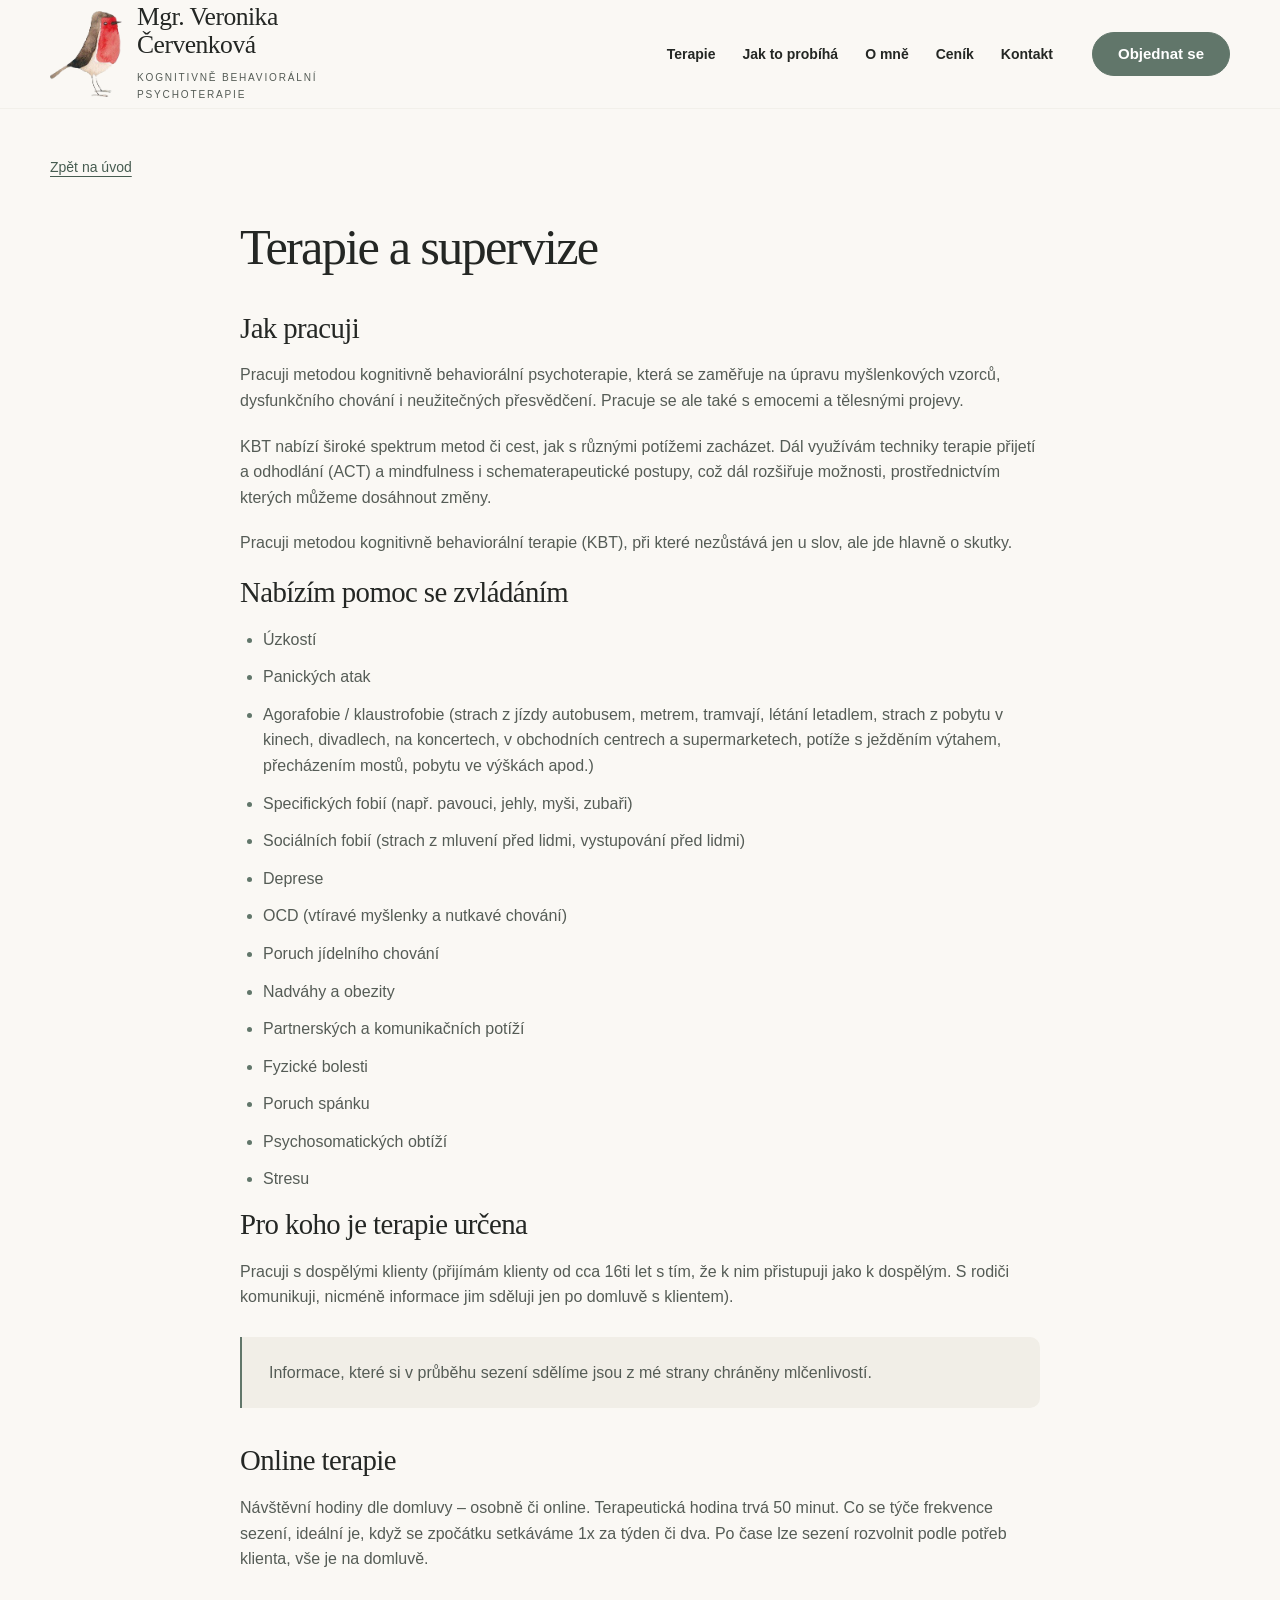
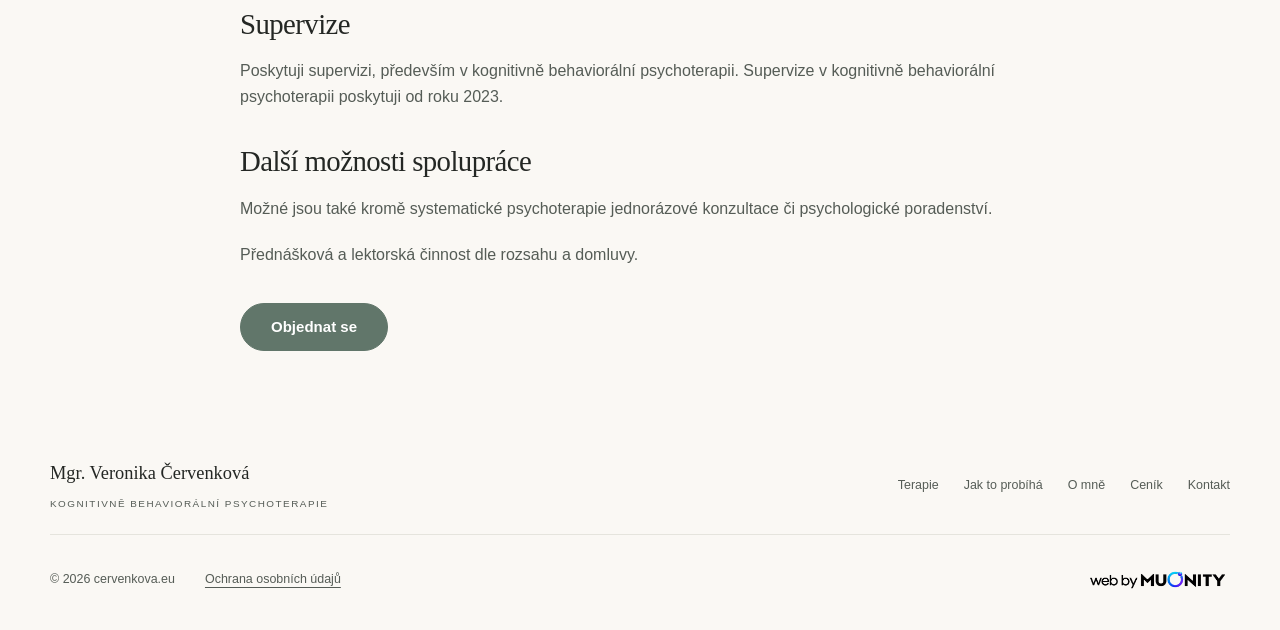
<file: terapie/index.html>
<!doctype html><html lang="cs"><head><meta charset="utf-8"><meta name="viewport" content="width=device-width, initial-scale=1"><meta name="color-scheme" content="light"><meta name="theme-color" content="#f8f6f1"><title>Terapie a supervize | Mgr. Veronika Červenková</title><meta name="description" content="S čím mohu pomoci, jak pracuji a jak probíhá setkání. Kognitivně behaviorální psychoterapie osobně v Praze–Modřanech i online."><link rel="canonical" href="https://cervenkova.eu/terapie/"><meta property="og:type" content="website"><meta property="og:locale" content="cs_CZ"><meta property="og:site_name" content="Mgr. Veronika Červenková"><meta property="og:title" content="Terapie a supervize | Mgr. Veronika Červenková"><meta property="og:description" content="S čím mohu pomoci, jak pracuji a jak probíhá setkání. Kognitivně behaviorální psychoterapie osobně v Praze–Modřanech i online."><meta property="og:url" content="https://cervenkova.eu/terapie/"><meta property="og:image" content="https://cervenkova.eu/assets/images/ordinace-1333.jpg"><meta property="og:image:alt" content="Ordinace v Praze–Modřanech s pohovkou, křeslem a rostlinami"><meta name="twitter:card" content="summary_large_image"><meta name="twitter:title" content="Terapie a supervize | Mgr. Veronika Červenková"><meta name="twitter:description" content="S čím mohu pomoci, jak pracuji a jak probíhá setkání. Kognitivně behaviorální psychoterapie osobně v Praze–Modřanech i online."><meta name="twitter:image" content="https://cervenkova.eu/assets/images/ordinace-1333.jpg"><link rel="icon" type="image/png" href="/assets/branding/favicon.png"><link rel="apple-touch-icon" href="/assets/branding/apple-touch-icon.png"><link rel="stylesheet" href="/assets/site.css"><script src="/assets/app.js" defer></script></head><body><a class="skip-link" href="#main">Přejít na obsah</a><header class="header"><div class="container header-inner"><a class="brand" href="/" aria-label="Mgr. Veronika Červenková – Úvodní stránka"><img src="/assets/branding/ptacci-original.png" width="179" height="214" alt=""><span class="brand-text"><span class="brand-name">Mgr. Veronika<br>Červenková</span><span class="brand-tagline">Kognitivně behaviorální psychoterapie</span></span></a><button type="button" class="menu-toggle" aria-expanded="false" aria-controls="main-nav" data-open="Menu" data-close="Zavřít menu"><span>Menu</span><span class="menu-bars" aria-hidden="true"></span></button><nav id="main-nav" class="main-nav" aria-label="Hlavní navigace"><a href="/#terapie">Terapie</a><a href="/#jak-to-probiha">Jak to probíhá</a><a href="/#o-mne">O mně</a><a href="/#cenik">Ceník</a><a href="/#kontakt">Kontakt</a><a class="button" href="/#objednani">Objednat se</a></nav></div></header><main id="main" class="detail-main"><div class="container"><a class="back-link" href="/">Zpět na úvod</a><article class="reading"><h1>Terapie a supervize</h1><section id="psychoterapie"><h2>Jak pracuji</h2><p>Pracuji metodou kognitivně behaviorální psychoterapie, která se zaměřuje na úpravu myšlenkových vzorců, dysfunkčního chování i neužitečných přesvědčení. Pracuje se ale také s emocemi a tělesnými projevy.</p><p>KBT nabízí široké spektrum metod či cest, jak s různými potížemi zacházet. Dál využívám techniky terapie přijetí a odhodlání (ACT) a mindfulness i schematerapeutické postupy, což dál rozšiřuje možnosti, prostřednictvím kterých můžeme dosáhnout změny.</p><p>Pracuji metodou kognitivně behaviorální terapie (KBT), při které nezůstává jen u slov, ale jde hlavně o skutky.</p><h2>Nabízím pomoc se zvládáním</h2><ul class="full-list"><li>Úzkostí</li><li>Panických atak</li><li>Agorafobie / klaustrofobie (strach z jízdy autobusem, metrem, tramvají, létání letadlem, strach z pobytu v kinech, divadlech, na koncertech, v obchodních centrech a supermarketech, potíže s ježděním výtahem, přecházením mostů, pobytu ve výškách apod.)</li><li>Specifických fobií (např. pavouci, jehly, myši, zubaři)</li><li>Sociálních fobií (strach z mluvení před lidmi, vystupování před lidmi)</li><li>Deprese</li><li>OCD (vtíravé myšlenky a nutkavé chování)</li><li>Poruch jídelního chování</li><li>Nadváhy a obezity</li><li>Partnerských a komunikačních potíží</li><li>Fyzické bolesti</li><li>Poruch spánku</li><li>Psychosomatických obtíží</li><li>Stresu</li></ul><h2>Pro koho je terapie určena</h2><p>Pracuji s dospělými klienty (přijímám klienty od cca 16ti let s tím, že k nim přistupuji jako k dospělým. S rodiči komunikuji, nicméně informace jim sděluji jen po domluvě s klientem).</p><div class="inset"><p>Informace, které si v průběhu sezení sdělíme jsou z mé strany chráněny mlčenlivostí.</p></div></section><section id="online-terapie"><h2>Online terapie</h2><p>Návštěvní hodiny dle domluvy – osobně či online. Terapeutická hodina trvá 50 minut. Co se týče frekvence sezení, ideální je, když se zpočátku setkáváme 1x za týden či dva. Po čase lze sezení rozvolnit podle potřeb klienta, vše je na domluvě.</p></section><section id="supervize"><h2>Supervize</h2><p>Poskytuji supervizi, především v kognitivně behaviorální psychoterapii. Supervize v kognitivně behaviorální psychoterapii poskytuji od roku 2023.</p></section><section><h2>Další možnosti spolupráce</h2><p>Možné jsou také kromě systematické psychoterapie jednorázové konzultace či psychologické poradenství.</p><p>Přednášková a lektorská činnost dle rozsahu a domluvy.</p></section><a class="button" href="/#objednani">Objednat se</a></article></div></main><footer class="footer"><div class="container footer-top"><div><a class="footer-name" href="/">Mgr. Veronika Červenková</a><p class="footer-tagline">Kognitivně behaviorální psychoterapie</p></div><nav aria-label="Navigace v patičce"><a href="/#terapie">Terapie</a><a href="/#jak-to-probiha">Jak to probíhá</a><a href="/#o-mne">O mně</a><a href="/#cenik">Ceník</a><a href="/#kontakt">Kontakt</a></nav></div><div class="container footer-bottom"><span>© 2026 cervenkova.eu</span><a href="/soukromi/">Ochrana osobních údajů</a><a class="author" href="https://muonity.com" target="_blank" rel="noopener noreferrer" aria-label="Web by MUONITY — web autora"><img src="/assets/branding/web-by-muonity.png" alt="web by MUONITY" width="2170" height="725" loading="lazy"></a></div></footer></body></html>
</file>
<file: assets/site.css>
:root{--paper:#faf8f4;--tint:#f1eee7;--white:#fffdf9;--ink:#242724;--muted:#555c56;--sage:#61766a;--sage-dark:#465c50;--line:#d8dcd3;--serif:Georgia,'Times New Roman',serif;--sans:'Segoe UI',Arial,sans-serif;--radius:12px;--shadow:0 5px 24px #303b2b04}
*{box-sizing:border-box}html{scroll-behavior:smooth;scroll-padding-top:115px}body{margin:0;background:var(--paper);color:var(--ink);font:16px/1.6 var(--sans);-webkit-font-smoothing:antialiased}h1,h2,h3,p{margin-top:0}h1,h2,h3{font-family:var(--serif);font-weight:400;line-height:1.13;text-wrap:balance}h1{font-size:clamp(2.5rem,3.6vw,3.5rem);letter-spacing:-.035em}h2{font-size:2.45rem;letter-spacing:-.035em;margin-bottom:14px}h3{font-size:1.4rem;letter-spacing:-.015em}p{margin-bottom:20px}a{color:inherit;text-underline-offset:4px}a:hover{color:var(--sage-dark)}button,input,textarea{font:inherit}button,a,input,textarea,summary{-webkit-tap-highlight-color:transparent}button,a,summary{touch-action:manipulation}button{cursor:pointer}img{max-width:100%;height:auto;display:block}picture{display:block}ul,ol{padding-left:1.3em}::selection{background:#d8e2d5}a:focus-visible,button:focus-visible,summary:focus-visible{outline:3px solid var(--sage-dark);outline-offset:5px;border-radius:4px}input:focus-visible,textarea:focus-visible{outline:2px solid var(--sage);outline-offset:2px}.container{width:min(1180px,calc(100% - 96px));margin-inline:auto}.section{padding-block:48px}.icon{width:26px;height:26px;flex-shrink:0;color:var(--sage-dark)}.button{display:inline-flex;align-items:center;justify-content:center;min-height:48px;border:1px solid var(--sage);border-radius:100px;background:var(--sage);color:#fff;padding:10px 30px;font-weight:600;font-size:.94rem;text-decoration:none;line-height:1.35;transition:background .18s,border-color .18s}.button:hover{background:var(--sage-dark);border-color:var(--sage-dark);color:#fff}.button-outline{background:#faf8f4b8;color:var(--ink);border-color:#93a198}.button-outline:hover{background:var(--tint);border-color:var(--sage);color:var(--ink)}.button:disabled{cursor:not-allowed;opacity:.65}.skip-link{position:fixed;z-index:100;top:8px;left:12px;padding:10px 20px;background:var(--white);transform:translateY(-160%)}.skip-link:focus{transform:none}.header{position:sticky;top:0;z-index:30;background:#faf8f4f7;border-bottom:1px solid #e9e5dc70}.header-inner{display:flex;align-items:center;justify-content:space-between;gap:30px;min-height:108px}.brand{display:flex;align-items:center;gap:15px;text-decoration:none;flex-shrink:0}.brand>img{width:72px;height:86px;object-fit:contain}.brand-text{display:block}.brand-name{font:1.6rem/.96 var(--serif);letter-spacing:-.02em}.brand-tagline{display:block;max-width:242px;font-size:.63rem;line-height:1.6;letter-spacing:.18em;text-transform:uppercase;margin-top:10px;color:var(--muted)}.main-nav{display:flex;align-items:center;gap:27px}.main-nav>a:not(.button){font-size:.875rem;font-weight:600;text-decoration:none;padding-block:12px}.main-nav>a:not(.button):hover{text-decoration:underline}.main-nav .button{min-height:44px;padding-inline:25px;margin-left:12px}.menu-toggle{display:none}.hero{position:relative;isolation:isolate;min-height:495px;overflow:hidden}.hero-image{position:absolute;right:0;top:0;width:65%;height:100%;z-index:-1;mask-image:linear-gradient(to right,transparent 0%,#000 35%)}.hero-image picture,.hero-image img{height:100%;width:100%;object-fit:cover;object-position:55% 62%}.hero-inner{display:flex;align-items:center;min-height:495px}.hero-copy{max-width:590px;padding-block:52px}.hero h1{margin-bottom:24px}.hero-description{max-width:495px;font-size:1.07rem;line-height:1.55;margin-bottom:27px}.hero-actions{display:flex;gap:18px;flex-wrap:wrap}.hero-practical{display:flex;align-items:center;gap:12px;font-size:.92rem;font-weight:500;margin:24px 0 0}.separator{margin-inline:12px}.services{background:#f5f2ed;padding-block:24px}.service-grid{display:grid;grid-template-columns:repeat(3,1fr);gap:18px}.service-card{background:#fffcf8b0;border:1px solid #fffaf4;border-radius:var(--radius);box-shadow:var(--shadow);padding:28px 25px;display:flex;gap:23px;text-decoration:none;transition:background .18s}.service-card:hover{background:var(--white)}.icon-disc{display:flex;align-items:center;justify-content:center;flex-shrink:0;background:#efece5;border-radius:50%;width:76px;height:76px}.icon-disc .icon{width:43px;height:43px;stroke-width:.8}.service-card h2{font-size:1.48rem;margin:5px 0 10px;letter-spacing:-.02em}.service-card p{font-size:.89rem;color:var(--muted);line-height:1.5;margin-bottom:0}.service-arrow{display:block;color:var(--sage);font-size:1.55rem;line-height:1.1;margin-top:4px}.help-layout{display:grid;grid-template-columns:1.7fr 1fr;gap:58px;align-items:stretch}.section-intro{font-size:1.02rem;color:var(--muted);max-width:620px;line-height:1.6}.help-list{list-style:none;display:grid;grid-template-rows:repeat(5,auto);grid-auto-flow:column;grid-template-columns:1fr 1fr;column-gap:25px;row-gap:13px;padding:0;margin:24px 0 27px}.help-list li{display:flex;gap:13px;align-items:center;font-size:.9rem;line-height:1.45;color:var(--muted)}.help-list .icon{width:24px;height:24px}.quiet-detail{min-height:374px;border-radius:var(--radius);position:relative;overflow:hidden;background:#d9dbd0}.quiet-detail>picture,.quiet-detail>picture img{width:100%;height:100%;position:absolute;inset:0;object-fit:cover}.quiet-note{position:absolute;left:26px;right:54px;bottom:26px;background:#faf9f1f5;border-radius:10px;padding:30px 20px 22px;font:1.35rem/1.3 var(--serif);text-align:center;box-shadow:0 5px 20px #29372912}.quiet-note span{display:block;width:42px;height:1px;background:var(--sage);margin:20px auto 0}.process{background:var(--tint)}.process-layout{display:grid;grid-template-columns:1fr 285px;gap:75px;align-items:center}.steps{list-style:none;display:grid;grid-template-columns:repeat(3,1fr);gap:33px;padding:0;margin:22px 0 0;counter-reset:steps}.steps li{position:relative;padding-left:16px}.step-number{font:2.15rem/1 var(--serif);width:78px;height:78px;display:flex;align-items:center;justify-content:center;background:#dfe2d8;border-radius:50%;margin-bottom:18px}.steps li:not(:last-child):after{content:'';position:absolute;top:39px;left:113px;width:calc(100% - 100px);height:1px;background:#bbc4b9}.steps h3{margin-bottom:9px;font-size:1.35rem}.steps p{font-size:.9rem;line-height:1.5;color:var(--muted);margin-bottom:0}.facts{display:grid;gap:8px;margin:0}.facts>div{background:#faf8f4;border:1px solid #fff9;border-radius:var(--radius);display:flex;gap:21px;align-items:center;padding:16px 20px}.facts .icon{width:35px;height:35px;stroke-width:1}.facts dt{font-weight:600;font-size:.875rem}.facts dd{margin:0;font-size:.875rem;color:var(--muted)}.about{padding-block:36px}.about-layout{display:grid;grid-template-columns:380px 1fr;gap:45px;align-items:center}.portrait{height:294px;border-radius:var(--radius);overflow:hidden}.portrait img{width:100%;height:100%;object-fit:cover;object-position:center 30%}.about-layout>div{max-width:650px}.about p{color:var(--muted);font-size:.97rem;margin-bottom:24px}.pricing{background:var(--tint);padding-block:36px}.pricing-layout{display:grid;grid-template-columns:360px 1fr;gap:35px;align-items:start}.pricing-layout>div>p{color:var(--muted);font-size:.94rem}.price-grid{display:grid;grid-template-columns:repeat(3,1fr);gap:16px}.price-card{text-align:center;padding:23px 12px 19px;background:#fcfaf6;border-radius:var(--radius);box-shadow:var(--shadow)}.price-card h3{font-size:1.25rem;margin-bottom:9px}.price-card .price{font:2.08rem/1.2 var(--serif);letter-spacing:-.025em;white-space:nowrap;margin-bottom:4px}.duration{color:var(--muted);font-size:.91rem;margin:0}.lecture{font-size:.88rem;color:var(--muted);margin:22px 0 15px}.pricing-terms{display:grid;grid-template-columns:1fr 1fr;gap:26px}.pricing-terms details{border-top:1px solid #cdd3c7}.pricing-terms summary{display:flex;align-items:center;justify-content:space-between;list-style:none;cursor:pointer;padding:14px 0;min-height:48px;font-size:.9rem;font-weight:600}.pricing-terms summary::-webkit-details-marker{display:none}.pricing-terms summary .icon{width:18px;height:18px}.pricing-terms details[open] summary .icon{transform:rotate(180deg)}.pricing-terms details>div{font-size:.9rem;color:var(--muted);padding-bottom:4px}.contact-layout{display:grid;grid-template-columns:1.15fr .85fr 1fr;gap:23px}.contact-layout h2{font-size:2.2rem}.contact-layout>div>p{font-size:.95rem;line-height:1.55;color:var(--muted)}address{font-style:normal;display:grid;gap:12px;margin:23px 0 25px}address a{display:flex;gap:17px;font-size:.95rem;text-decoration:none;align-items:start;overflow-wrap:anywhere}address a:hover{text-decoration:underline}.contact-photo{overflow:hidden;border-radius:var(--radius);min-height:340px}.contact-photo img{height:100%;width:100%;object-fit:cover;object-position:57% center}.location-card{background:#e9ece4;border-radius:var(--radius);padding:26px 25px;display:flex;flex-direction:column;align-items:center;text-align:center}.location-card>.icon{width:37px;height:37px;margin-bottom:13px}.location-card .location-address{font-size:1.08rem;color:var(--ink);font-weight:600;margin-bottom:10px}.location-address span{font-weight:400;font-size:.94rem}.text-link{font-size:.9rem;font-weight:600}.location-card>div{border-top:1px solid #c7cebf;margin-top:24px;padding-top:20px}.location-card h3{font-family:var(--sans);font-size:.9rem;font-weight:600;margin-bottom:8px}.location-card>div p{font-size:.82rem;line-height:1.6;color:var(--muted);margin-bottom:0}.booking{background:#f2efe9;padding-block:54px 64px}.booking-intro{max-width:980px;font-size:.97rem;color:var(--muted);margin-bottom:28px}.booking-intro p:last-child{margin-bottom:0}.booking-layout{display:grid;grid-template-columns:320px 1fr;gap:60px;align-items:start}.booking-aside{padding-top:25px;color:var(--muted)}.booking-aside>.icon{width:40px;height:40px;margin-bottom:20px}.booking-aside h3{font-size:1.6rem;color:var(--ink)}.booking-aside>p{font-size:.93rem}.small-contact{display:grid;gap:13px;border-top:1px solid var(--line);padding-top:24px}.small-contact a{display:flex;align-items:center;gap:12px;text-decoration:none;font-size:.92rem;overflow-wrap:anywhere}.small-contact .icon{width:20px;height:20px}.form-card{background:var(--white);border:1px solid #fff;border-radius:16px;padding:30px;box-shadow:var(--shadow)}.form-notice{font-size:.86rem;line-height:1.6;padding:14px 17px;border-left:2px solid var(--sage);background:#eef1e9;color:var(--sage-dark)}.required-note{font-size:.8rem;color:var(--muted);margin-bottom:16px}.form-grid{display:grid;grid-template-columns:1fr 1fr;gap:17px 20px}.field-wide{grid-column:1/-1}.field label{display:block;font-size:.88rem;font-weight:600;margin-bottom:7px}.field label span{color:var(--sage)}.field input,.field textarea{display:block;width:100%;min-width:0;border:1px solid #bdc5b9;border-radius:7px;min-height:46px;padding:10px 12px;color:var(--ink);background:#fffefb;line-height:1.4}.field textarea{resize:vertical;min-height:120px}.field input[type=date]{min-height:47px}.field-hint{font-size:.78rem;line-height:1.5;color:var(--muted);margin:7px 0 0}.field-error{color:#9a352c;font-size:.83rem;margin:5px 0 0;line-height:1.4}.field-error:empty{display:none}[aria-invalid=true]{border-color:#aa4b3d!important}.privacy-note{font-size:.8rem;line-height:1.6;color:var(--muted);margin:23px 0 20px}.honeypot{display:none}#form-status:empty{display:none}#form-status{margin-top:18px;padding:16px;background:#edf2e8;border-radius:7px;color:var(--sage-dark);font-size:.94rem}#form-status[data-state=error]{background:#fbefea;color:#8b382c}.footer{background:var(--paper);padding-block:30px 22px}.footer-top{display:flex;justify-content:space-between;gap:35px;align-items:center;padding-bottom:22px}.footer-name{text-decoration:none;font:1.15rem var(--serif)}.footer-tagline{font-size:.62rem;letter-spacing:.15em;text-transform:uppercase;color:var(--muted);margin:9px 0 0}.footer-top nav{display:flex;gap:25px}.footer-top nav a,.footer-bottom{font-size:.78rem;color:var(--muted)}.footer-top nav a{text-decoration:none;min-height:44px;display:flex;align-items:center}.footer-bottom{display:flex;align-items:center;gap:30px;border-top:1px solid #e5e4dd;padding-top:17px}.author{margin-left:auto;padding:4px 0}.author img{width:145px;height:auto}.detail-main{padding:36px 0 80px;min-height:65vh}.back-link{display:inline-flex;min-height:44px;align-items:center;font-size:.875rem;color:var(--sage-dark);margin-bottom:30px}.profile-layout{display:grid;grid-template-columns:300px 1fr;gap:70px}.profile-photo{border-radius:var(--radius);overflow:hidden;max-height:375px}.profile-photo img{height:100%;object-fit:cover}.profile-name{font-family:var(--serif);font-size:1.3rem;margin:20px 0 6px}.profile-layout aside>p:last-child{font-size:.87rem;color:var(--muted)}.detail-main h1{margin-bottom:18px;font-size:3.15rem}.detail-lead{font-size:1.16rem;color:var(--muted);margin-bottom:36px}.detail-main section{margin-block:30px}.detail-main section h2,.reading h2{font-size:1.8rem;letter-spacing:-.02em;margin-bottom:18px}.detail-main article p{color:var(--muted)}.reading{max-width:800px;margin-inline:auto}.reading h1{margin-bottom:30px}.reading section{margin-block:36px}.full-list{display:grid;gap:12px;color:var(--muted);padding-left:23px}.full-list li::marker{color:var(--sage)}.inset{background:var(--tint);border-left:2px solid var(--sage);border-radius:0 10px 10px 0;padding:23px 27px;margin-block:27px}.inset p:last-child{margin-bottom:0}
.facts dl{margin:0}.price-card .price{white-space:normal}
@media(min-width:1500px){.hero-image{width:62%}.hero-copy{max-width:610px}.hero h1{font-size:3.5rem}.hero{min-height:535px}.hero-inner{min-height:535px}.hero-image img{object-position:60% 60%}}
@media(max-width:1150px){.container{width:calc(100% - 64px)}.header-inner{gap:15px}.main-nav{gap:18px}.main-nav .button{margin-left:0;padding-inline:20px}.brand{gap:10px}.brand>img{width:62px;height:78px}.brand-name{font-size:1.4rem}.brand-tagline{font-size:.58rem;max-width:220px}.hero h1{font-size:2.8rem}.hero-copy{max-width:540px}.hero-description{max-width:440px}.service-card{gap:16px;padding:23px 17px}.icon-disc{width:62px;height:62px}.icon-disc .icon{width:34px;height:34px}.help-layout{gap:32px;grid-template-columns:1.7fr 1fr}.help-list{column-gap:18px}.process-layout{gap:35px;grid-template-columns:1fr 260px}.steps{gap:18px}.steps li{padding-left:0}.steps li:not(:last-child):after{left:90px;width:calc(100% - 92px)}.about-layout{grid-template-columns:32% 1fr}.pricing-layout{grid-template-columns:29% 1fr;gap:24px}.contact-layout{grid-template-columns:1.2fr 1fr 1fr;gap:18px}.contact-layout h2{font-size:2rem}.location-card{padding:24px 17px}.booking-layout{gap:35px;grid-template-columns:260px 1fr}}
@media(max-width:960px){html{scroll-padding-top:100px}.header-inner{min-height:92px;flex-wrap:wrap;padding-block:8px}.brand>img{height:74px}.main-nav{gap:15px}.main-nav>a:not(.button){font-size:.78rem}.main-nav .button{font-size:.8rem;padding-inline:16px}.brand-tagline{max-width:200px}.brand-name{font-size:1.3rem}.hero h1{font-size:2.5rem}.hero-description{max-width:385px}.hero-copy{max-width:470px}.hero-image{width:68%;mask-image:linear-gradient(to right,transparent,#000 52%)}.service-grid{gap:12px}.service-card{display:block}.icon-disc{margin-bottom:14px}.service-card h2{font-size:1.35rem}.help-layout{grid-template-columns:1.8fr 1fr;gap:25px}.help-list{grid-template-columns:1fr;grid-template-rows:none;grid-auto-flow:row;gap:11px}.quiet-note{left:15px;right:15px;bottom:20px;font-size:1.2rem;padding:22px 14px}.process-layout{grid-template-columns:1fr;gap:30px}.facts{grid-template-columns:repeat(4,1fr);gap:10px}.facts>div{display:block;padding:17px 13px}.facts .icon{margin-bottom:7px}.facts dt,.facts dd{font-size:.8rem}.steps{gap:35px}.steps li:not(:last-child):after{left:100px;width:calc(100% - 96px)}.portrait{height:280px}.pricing-layout{grid-template-columns:1fr}.pricing-layout>div>p{margin-bottom:0}.contact-layout{grid-template-columns:1.2fr 1fr}.contact-photo{grid-column:2;grid-row:1;max-height:350px}.location-card{grid-column:1/-1;display:grid;grid-template-columns:40px 1fr auto;gap:18px;text-align:left;padding:20px 25px;align-items:center}.location-card>.icon,.location-card .location-address{margin:0}.location-card>div{grid-column:1/-1;margin:0;padding-top:16px}.location-card>div p{font-size:.88rem}.booking-layout{grid-template-columns:1fr}.booking-aside{padding-top:0;display:grid;grid-template-columns:42px 1fr;column-gap:22px}.booking-aside>.icon{grid-row:1/3}.booking-aside h3{margin-bottom:10px}.booking-aside>p{grid-column:2;max-width:650px;margin-bottom:0}.small-contact{display:none}.footer-top nav{gap:15px}.profile-layout{grid-template-columns:240px 1fr;gap:38px}}
@media(max-width:760px){.container{width:calc(100% - 40px)}html{scroll-padding-top:94px}.header-inner{min-height:85px}.brand>img{width:50px;height:65px}.brand-name{font-size:1.2rem}.brand-tagline{font-size:.5rem;max-width:193px;letter-spacing:.14em;margin-top:7px}.menu-toggle{display:flex;gap:10px;align-items:center;min-width:70px;min-height:44px;padding:5px;background:none;border:0;font-size:.82rem;color:var(--ink)}.menu-bars{width:20px;height:12px;border-block:1px solid var(--sage-dark);position:relative}.menu-bars:after{content:'';position:absolute;left:0;right:0;top:4.5px;border-top:1px solid var(--sage-dark)}.main-nav{display:flex;flex-basis:100%;flex-wrap:wrap;gap:5px 22px;padding-bottom:12px}.js .main-nav{display:none}.js .main-nav.is-open{display:flex}.main-nav>a:not(.button){font-size:.95rem;padding:12px 0}.main-nav .button{font-size:.9rem;padding-inline:24px}.hero{display:flex;flex-direction:column;min-height:0}.hero-inner{min-height:0;order:0;width:100%}.hero-copy{max-width:none;padding:38px 20px 32px;width:100%;text-align:left}.hero h1{font-size:clamp(2.15rem,6.6vw,3.15rem);line-height:1.09;letter-spacing:-.03em;margin-bottom:22px}.hero-description{max-width:570px;font-size:1rem;margin-bottom:23px}.hero-actions{gap:10px}.hero-actions .button{padding-inline:23px;font-size:.86rem}.hero-practical{font-size:.82rem;margin-top:22px;gap:9px}.separator{margin-inline:9px}.hero-practical .icon{width:23px;height:23px}.hero-image{position:relative;order:1;width:100%;height:320px;mask-image:none}.hero-image img{object-position:center 60%}.services{padding-block:18px}.service-grid{grid-template-columns:1fr;gap:10px}.service-card{display:flex;gap:22px;padding:20px 23px;align-items:center}.service-card h2{font-size:1.4rem;margin-top:0;margin-bottom:5px}.service-card p{font-size:.88rem}.icon-disc{margin:0;width:65px;height:65px}.service-card>div{padding-right:20px;position:relative;width:100%}.service-arrow{position:absolute;right:-4px;top:45%;font-size:1.3rem}.section{padding-block:36px}h2{font-size:2.05rem;margin-bottom:15px}.section-intro{font-size:.97rem}.help-layout{grid-template-columns:1fr;gap:28px}.help-list{grid-template-columns:1fr 1fr;grid-template-rows:repeat(5,auto);grid-auto-flow:column;gap:14px 18px}.help-list li{font-size:.86rem;align-items:flex-start;gap:10px}.help-list .icon{width:22px;height:22px}.quiet-detail{min-height:265px}.quiet-detail>picture img{object-position:center 38%}.quiet-note{left:auto;right:20px;bottom:20px;width:235px;font-size:1.4rem;padding:26px 20px}.steps{gap:20px}.step-number{width:64px;height:64px;font-size:1.8rem}.steps li:not(:last-child):after{top:32px;left:79px;width:calc(100% - 76px)}.steps h3{font-size:1.22rem}.steps p{font-size:.86rem}.facts{grid-template-columns:repeat(2,1fr)}.facts>div{display:flex;gap:13px;padding:16px}.facts .icon{width:30px;height:30px;margin:0}.facts dt,.facts dd{font-size:.83rem}.about-layout{grid-template-columns:1fr;gap:26px}.portrait{height:350px;width:100%;max-width:none}.portrait img{object-position:center 28%}.about p{font-size:1rem}.pricing-layout{gap:22px}.price-grid{gap:10px}.price-card{padding:20px 10px}.price-card h3{font-size:1.12rem}.price-card .price{font-size:1.6rem}.duration{font-size:.82rem}.pricing-terms{grid-template-columns:1fr;gap:0}.contact-layout{grid-template-columns:1fr;gap:25px}.contact-layout h2{font-size:2.05rem}.contact-photo{grid-column:auto;grid-row:auto;min-height:280px;max-height:360px}.location-card{grid-column:auto;grid-template-columns:30px 1fr auto;gap:13px;padding:22px 18px}.location-card>.icon{width:28px}.location-card .location-address{font-size:.97rem}.location-card .text-link{font-size:.83rem}.location-address span{font-size:.88rem}.booking-layout{gap:26px}.booking-intro{font-size:.94rem}.booking-aside{column-gap:15px}.booking-aside h3{font-size:1.4rem}.form-card{padding:23px 20px}.form-grid{gap:17px}.form-card .button{width:100%;padding-inline:16px}.footer-top{display:block}.footer-top nav{margin-top:20px;flex-wrap:wrap;gap:4px 23px}.footer-bottom{flex-wrap:wrap;gap:13px 22px}.author{margin-left:0;flex-basis:100%;margin-top:6px}.author img{width:125px}.profile-layout{grid-template-columns:1fr;gap:30px}.profile-layout aside{max-width:330px}.profile-photo{max-height:365px}.profile-layout .profile-name{margin-top:15px}.detail-main h1{font-size:2.6rem}.detail-main{padding-top:20px}.detail-main section h2,.reading h2{font-size:1.65rem}.detail-lead{font-size:1rem}.reading{width:100%}}
@media(max-width:440px){.brand{gap:8px}.brand-tagline{max-width:172px;font-size:.47rem}.brand-name{font-size:1.12rem}.brand>img{width:44px}.menu-toggle{gap:8px;min-width:65px}.hero h1{font-size:2.16rem}.hero-copy{padding-top:32px}.hero-image{height:265px}.hero-actions .button{font-size:.8rem;padding-inline:18px;min-height:46px}.hero-practical{font-size:.76rem}.help-list{grid-template-columns:1fr;grid-template-rows:none;grid-auto-flow:row;row-gap:15px}.help-list li{font-size:.94rem}.quiet-detail{min-height:245px}.steps{grid-template-columns:1fr;gap:25px;margin-top:27px}.steps li{display:grid;grid-template-columns:63px 1fr;column-gap:19px;align-items:start}.step-number{grid-row:1/3;width:60px;height:60px;margin:0}.steps h3{margin:3px 0 7px;font-size:1.35rem}.steps p{font-size:.91rem}.steps li:not(:last-child):after{left:30px;top:73px;width:1px;height:calc(100% - 56px)}.facts>div{gap:9px;padding:14px 10px}.facts .icon{width:25px;height:25px}.facts dt,.facts dd{font-size:.76rem}.price-grid{grid-template-columns:1fr}.price-card{display:grid;grid-template-columns:1fr auto;column-gap:10px;text-align:left;padding:19px 23px;align-items:center}.price-card h3{grid-row:1/3;font-size:1.25rem;margin:0}.price-card .price{font-size:1.8rem;text-align:right}.duration{text-align:right}.portrait{height:315px}.form-grid{grid-template-columns:1fr}.form-card{padding:20px 17px}.location-card{grid-template-columns:30px 1fr}.location-card .text-link{grid-column:2}.footer-bottom{font-size:.73rem}.profile-layout aside{max-width:100%}}
@media(prefers-reduced-motion:reduce){html{scroll-behavior:auto}*,*:before,*:after{transition:none!important;animation:none!important}}
@media print{.header,.footer,.booking,.hero-actions,.button,.back-link{display:none}.hero-image{display:none}.hero-inner{min-height:0}.container{width:100%}.section{padding-block:20px}body{font-size:12pt;background:white;color:black}details>div{display:block!important}.quiet-detail{display:none}.help-layout{display:block}.detail-main{padding:0}.profile-layout{grid-template-columns:180px 1fr}a{color:black}}
</file>
